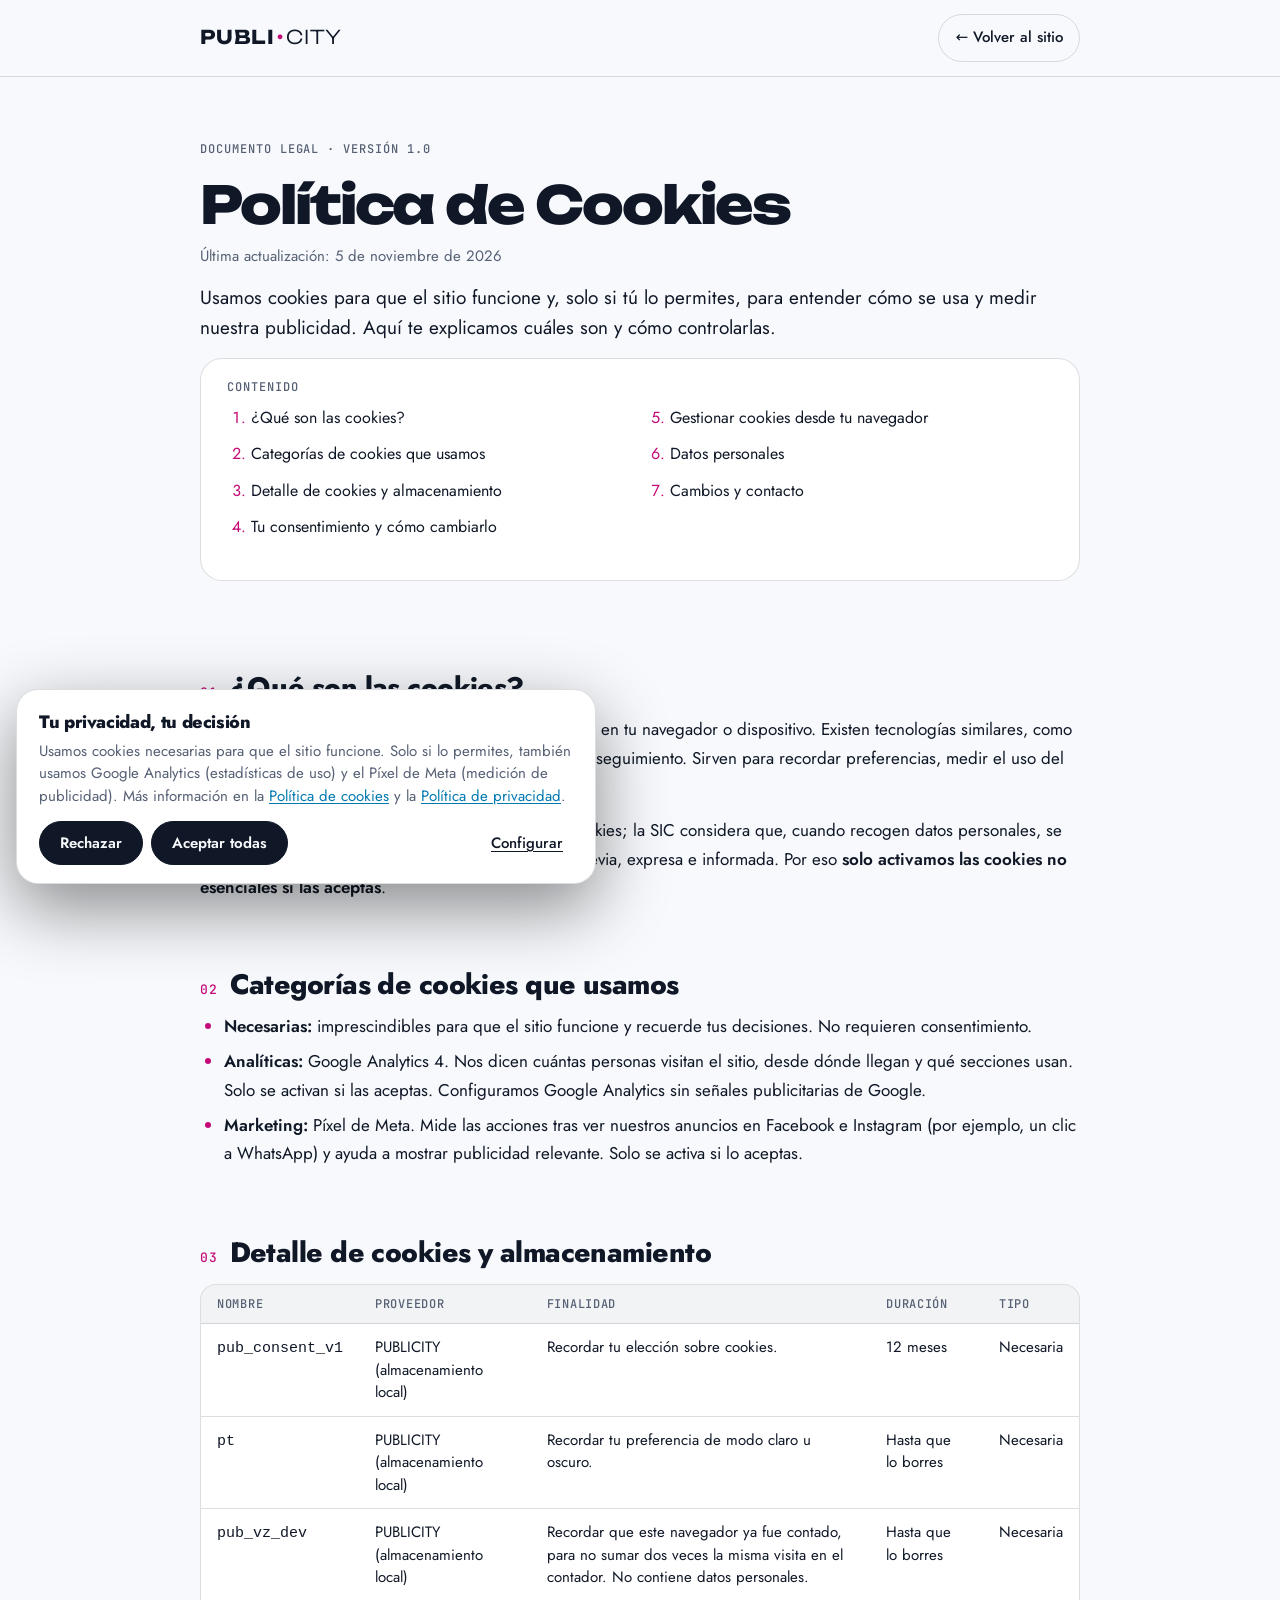
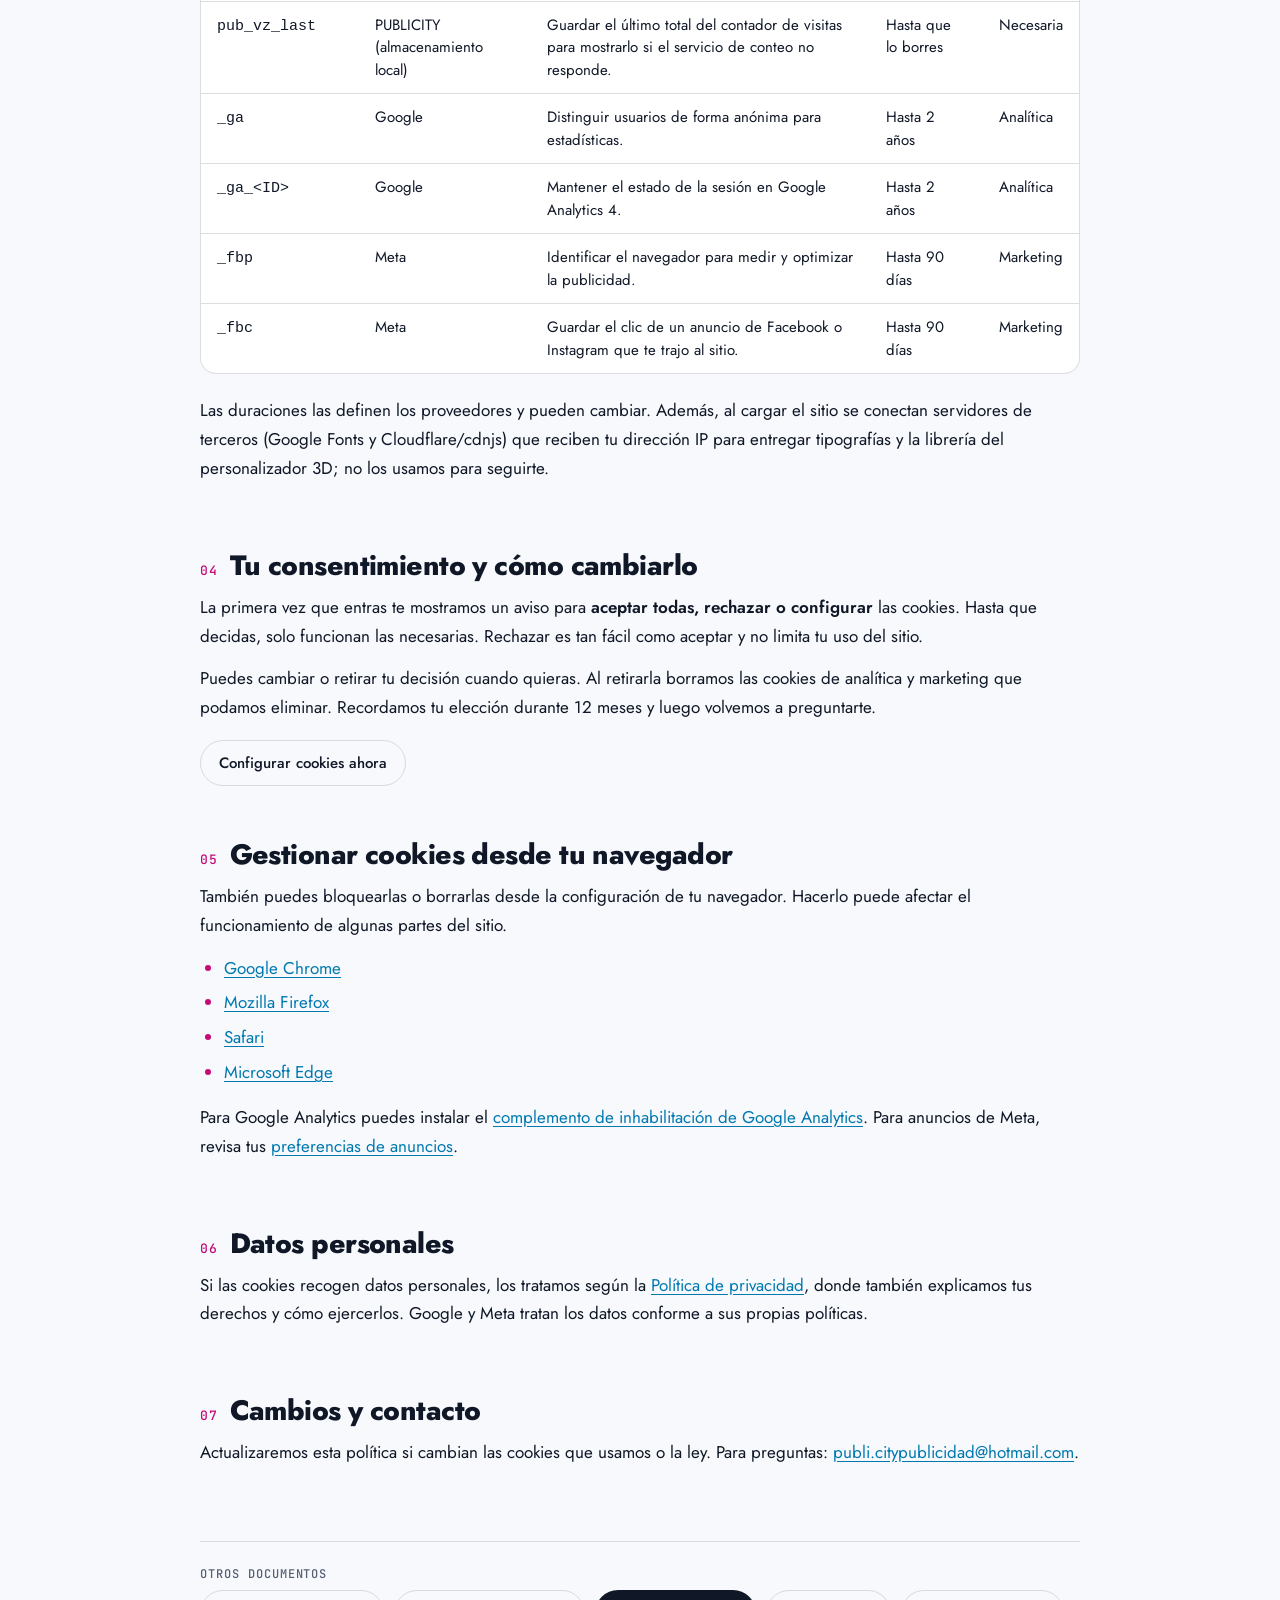
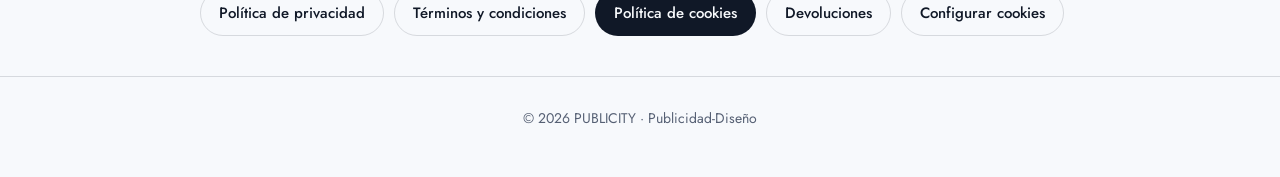
<file: cookies.html>
<!doctype html>
<html lang="es">
<head>
<meta charset="UTF-8">
<meta name="viewport" content="width=device-width, initial-scale=1, viewport-fit=cover">
<title>Política de Cookies — PUBLICITY</title>
<meta name="description" content="Qué cookies usa el sitio de PUBLICITY, para qué sirven, cuánto duran y cómo aceptarlas, rechazarlas o cambiarlas.">
<meta name="robots" content="index,follow">
<link rel="icon" href="favicon.ico" sizes="any">
<link rel="icon" type="image/png" sizes="32x32" href="img/logo/favicon-32.png">
<link rel="apple-touch-icon" href="img/logo/apple-touch-icon.png">
<link rel="preconnect" href="https://fonts.googleapis.com">
<link rel="preconnect" href="https://fonts.gstatic.com" crossorigin>
<link href="https://fonts.googleapis.com/css2?family=Jost:wght@300;400;500;600;800&family=Unbounded:wght@300;800&family=JetBrains+Mono:wght@400;500&display=swap" rel="stylesheet">
<link rel="stylesheet" href="css/legal.css">
</head>
<body class="lg-body">
<header class="lg-h"><a class="logo" href="index.html" aria-label="PUBLICITY, ir al inicio"><b>publi</b><u>·</u><span>city</span></a><a class="lg-back" href="index.html">← Volver al sitio</a></header>
<main class="lg">
<span class="mono">Documento legal · Versión <span data-l="version">1.0</span></span>
<h1>Política de Cookies</h1>
<p class="lg-up">Última actualización: <span data-l="actualizacion">5 de noviembre de 2026</span></p>
<p class="lg-lead">Usamos cookies para que el sitio funcione y, solo si tú lo permites, para entender cómo se usa y medir nuestra publicidad. Aquí te explicamos cuáles son y cómo controlarlas.</p>
<nav class="lg-toc" aria-label="Contenido"><b>Contenido</b><ol>
<li><a href="#que">¿Qué son las cookies?</a></li>
<li><a href="#categorias">Categorías de cookies que usamos</a></li>
<li><a href="#tabla">Detalle de cookies y almacenamiento</a></li>
<li><a href="#consentimiento">Tu consentimiento y cómo cambiarlo</a></li>
<li><a href="#navegador">Gestionar cookies desde tu navegador</a></li>
<li><a href="#datos">Datos personales</a></li>
<li><a href="#cambios">Cambios y contacto</a></li>
</ol></nav>
<section id="que"><h2><small>01</small>¿Qué son las cookies?</h2>
<p>Las cookies son pequeños archivos que un sitio guarda en tu navegador o dispositivo. Existen tecnologías similares, como el almacenamiento local (<em>localStorage</em>) y los píxeles de seguimiento. Sirven para recordar preferencias, medir el uso del sitio o personalizar publicidad.</p>
<p>En Colombia no existe una norma específica sobre cookies; la SIC considera que, cuando recogen datos personales, se aplica la Ley 1581 de 2012, que exige autorización previa, expresa e informada. Por eso <strong>solo activamos las cookies no esenciales si las aceptas</strong>.</p>
</section>
<section id="categorias"><h2><small>02</small>Categorías de cookies que usamos</h2>
<ul>
<li><strong>Necesarias:</strong> imprescindibles para que el sitio funcione y recuerde tus decisiones. No requieren consentimiento.</li>
<li><strong>Analíticas:</strong> Google Analytics 4. Nos dicen cuántas personas visitan el sitio, desde dónde llegan y qué secciones usan. Solo se activan si las aceptas. Configuramos Google Analytics sin señales publicitarias de Google.</li>
<li><strong>Marketing:</strong> Píxel de Meta. Mide las acciones tras ver nuestros anuncios en Facebook e Instagram (por ejemplo, un clic a WhatsApp) y ayuda a mostrar publicidad relevante. Solo se activa si lo aceptas.</li>
</ul>
</section>
<section id="tabla"><h2><small>03</small>Detalle de cookies y almacenamiento</h2>
<div class="lg-t"><table>
<thead><tr><th>Nombre</th><th>Proveedor</th><th>Finalidad</th><th>Duración</th><th>Tipo</th></tr></thead>
<tbody>
<tr><td><code>pub_consent_v1</code></td><td>PUBLICITY (almacenamiento local)</td><td>Recordar tu elección sobre cookies.</td><td>12 meses</td><td>Necesaria</td></tr>
<tr><td><code>pt</code></td><td>PUBLICITY (almacenamiento local)</td><td>Recordar tu preferencia de modo claro u oscuro.</td><td>Hasta que lo borres</td><td>Necesaria</td></tr>
<tr><td><code>pub_vz_dev</code></td><td>PUBLICITY (almacenamiento local)</td><td>Recordar que este navegador ya fue contado, para no sumar dos veces la misma visita en el contador. No contiene datos personales.</td><td>Hasta que lo borres</td><td>Necesaria</td></tr>
<tr><td><code>pub_vz_last</code></td><td>PUBLICITY (almacenamiento local)</td><td>Guardar el último total del contador de visitas para mostrarlo si el servicio de conteo no responde.</td><td>Hasta que lo borres</td><td>Necesaria</td></tr>
<tr><td><code>_ga</code></td><td>Google</td><td>Distinguir usuarios de forma anónima para estadísticas.</td><td>Hasta 2 años</td><td>Analítica</td></tr>
<tr><td><code>_ga_&lt;ID&gt;</code></td><td>Google</td><td>Mantener el estado de la sesión en Google Analytics 4.</td><td>Hasta 2 años</td><td>Analítica</td></tr>
<tr><td><code>_fbp</code></td><td>Meta</td><td>Identificar el navegador para medir y optimizar la publicidad.</td><td>Hasta 90 días</td><td>Marketing</td></tr>
<tr><td><code>_fbc</code></td><td>Meta</td><td>Guardar el clic de un anuncio de Facebook o Instagram que te trajo al sitio.</td><td>Hasta 90 días</td><td>Marketing</td></tr>
</tbody></table></div>
<p>Las duraciones las definen los proveedores y pueden cambiar. Además, al cargar el sitio se conectan servidores de terceros (Google Fonts y Cloudflare/cdnjs) que reciben tu dirección IP para entregar tipografías y la librería del personalizador 3D; no los usamos para seguirte.</p>
</section>
<section id="consentimiento"><h2><small>04</small>Tu consentimiento y cómo cambiarlo</h2>
<p>La primera vez que entras te mostramos un aviso para <strong>aceptar todas, rechazar o configurar</strong> las cookies. Hasta que decidas, solo funcionan las necesarias. Rechazar es tan fácil como aceptar y no limita tu uso del sitio.</p>
<p>Puedes cambiar o retirar tu decisión cuando quieras. Al retirarla borramos las cookies de analítica y marketing que podamos eliminar. Recordamos tu elección durante 12 meses y luego volvemos a preguntarte.</p>
<div class="lg-x" style="margin-top:18px;padding-top:0;border:0"><div><button type="button" data-ck-open>Configurar cookies ahora</button></div></div>
</section>
<section id="navegador"><h2><small>05</small>Gestionar cookies desde tu navegador</h2>
<p>También puedes bloquearlas o borrarlas desde la configuración de tu navegador. Hacerlo puede afectar el funcionamiento de algunas partes del sitio.</p>
<ul>
<li><a href="https://support.google.com/chrome/answer/95647" target="_blank" rel="noopener">Google Chrome</a></li>
<li><a href="https://support.mozilla.org/es/kb/habilitar-y-deshabilitar-cookies-sitios-web-rastrear-preferencias" target="_blank" rel="noopener">Mozilla Firefox</a></li>
<li><a href="https://support.apple.com/es-es/guide/safari/sfri11471/mac" target="_blank" rel="noopener">Safari</a></li>
<li><a href="https://support.microsoft.com/es-es/microsoft-edge/eliminar-las-cookies-en-microsoft-edge-63947406-40ac-c3b8-57b9-2a946a29ae09" target="_blank" rel="noopener">Microsoft Edge</a></li>
</ul>
<p>Para Google Analytics puedes instalar el <a href="https://tools.google.com/dlpage/gaoptout" target="_blank" rel="noopener">complemento de inhabilitación de Google Analytics</a>. Para anuncios de Meta, revisa tus <a href="https://www.facebook.com/adpreferences" target="_blank" rel="noopener">preferencias de anuncios</a>.</p>
</section>
<section id="datos"><h2><small>06</small>Datos personales</h2>
<p>Si las cookies recogen datos personales, los tratamos según la <a href="privacidad.html">Política de privacidad</a>, donde también explicamos tus derechos y cómo ejercerlos. Google y Meta tratan los datos conforme a sus propias políticas.</p>
</section>
<section id="cambios"><h2><small>07</small>Cambios y contacto</h2>
<p>Actualizaremos esta política si cambian las cookies que usamos o la ley. Para preguntas: <a href="mailto:publi.citypublicidad@hotmail.com"><span data-l="correo">publi.citypublicidad@hotmail.com</span></a>.</p>
</section>
<nav class="lg-x" aria-label="Otros documentos legales"><b>Otros documentos</b><div>
<a href="privacidad.html">Política de privacidad</a><a href="terminos.html">Términos y condiciones</a><a href="cookies.html" aria-current="page">Política de cookies</a><a href="devoluciones.html">Devoluciones</a><button type="button" data-ck-open>Configurar cookies</button></div></nav>
</main>
<footer class="lg-f">© <span id="yr"></span> PUBLICITY · Publicidad-Diseño</footer>
<script src="js/legal-config.js"></script>
<script>
(function(){var L=window.LEGAL||{};document.querySelectorAll("[data-l]").forEach(function(e){var v=L[e.getAttribute("data-l")];if(v){e.textContent=v;if(/^\[/.test(v))e.classList.add("ph")}else if(/^\[/.test(e.textContent))e.classList.add("ph")});document.getElementById("yr").textContent=new Date().getFullYear()})();
</script>
<script src="js/consent.js"></script>
</body>
</html>
</file>
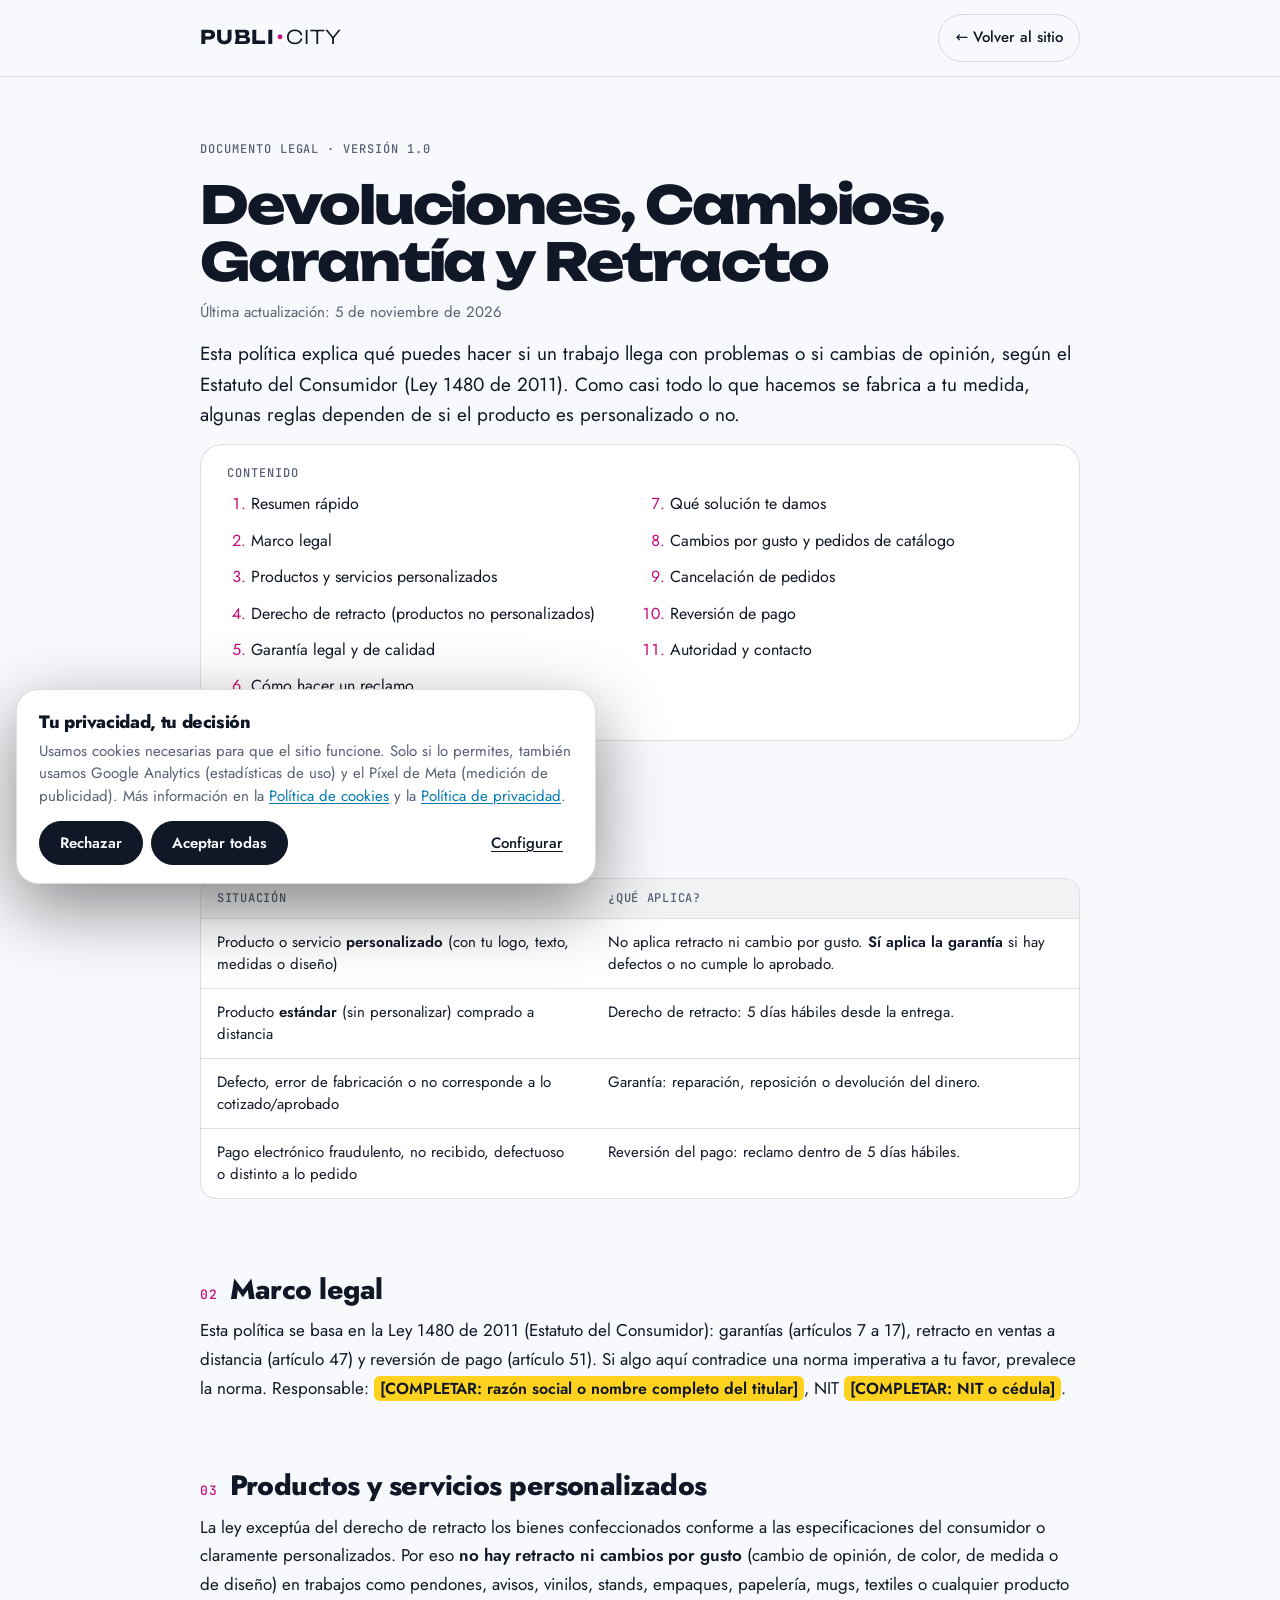
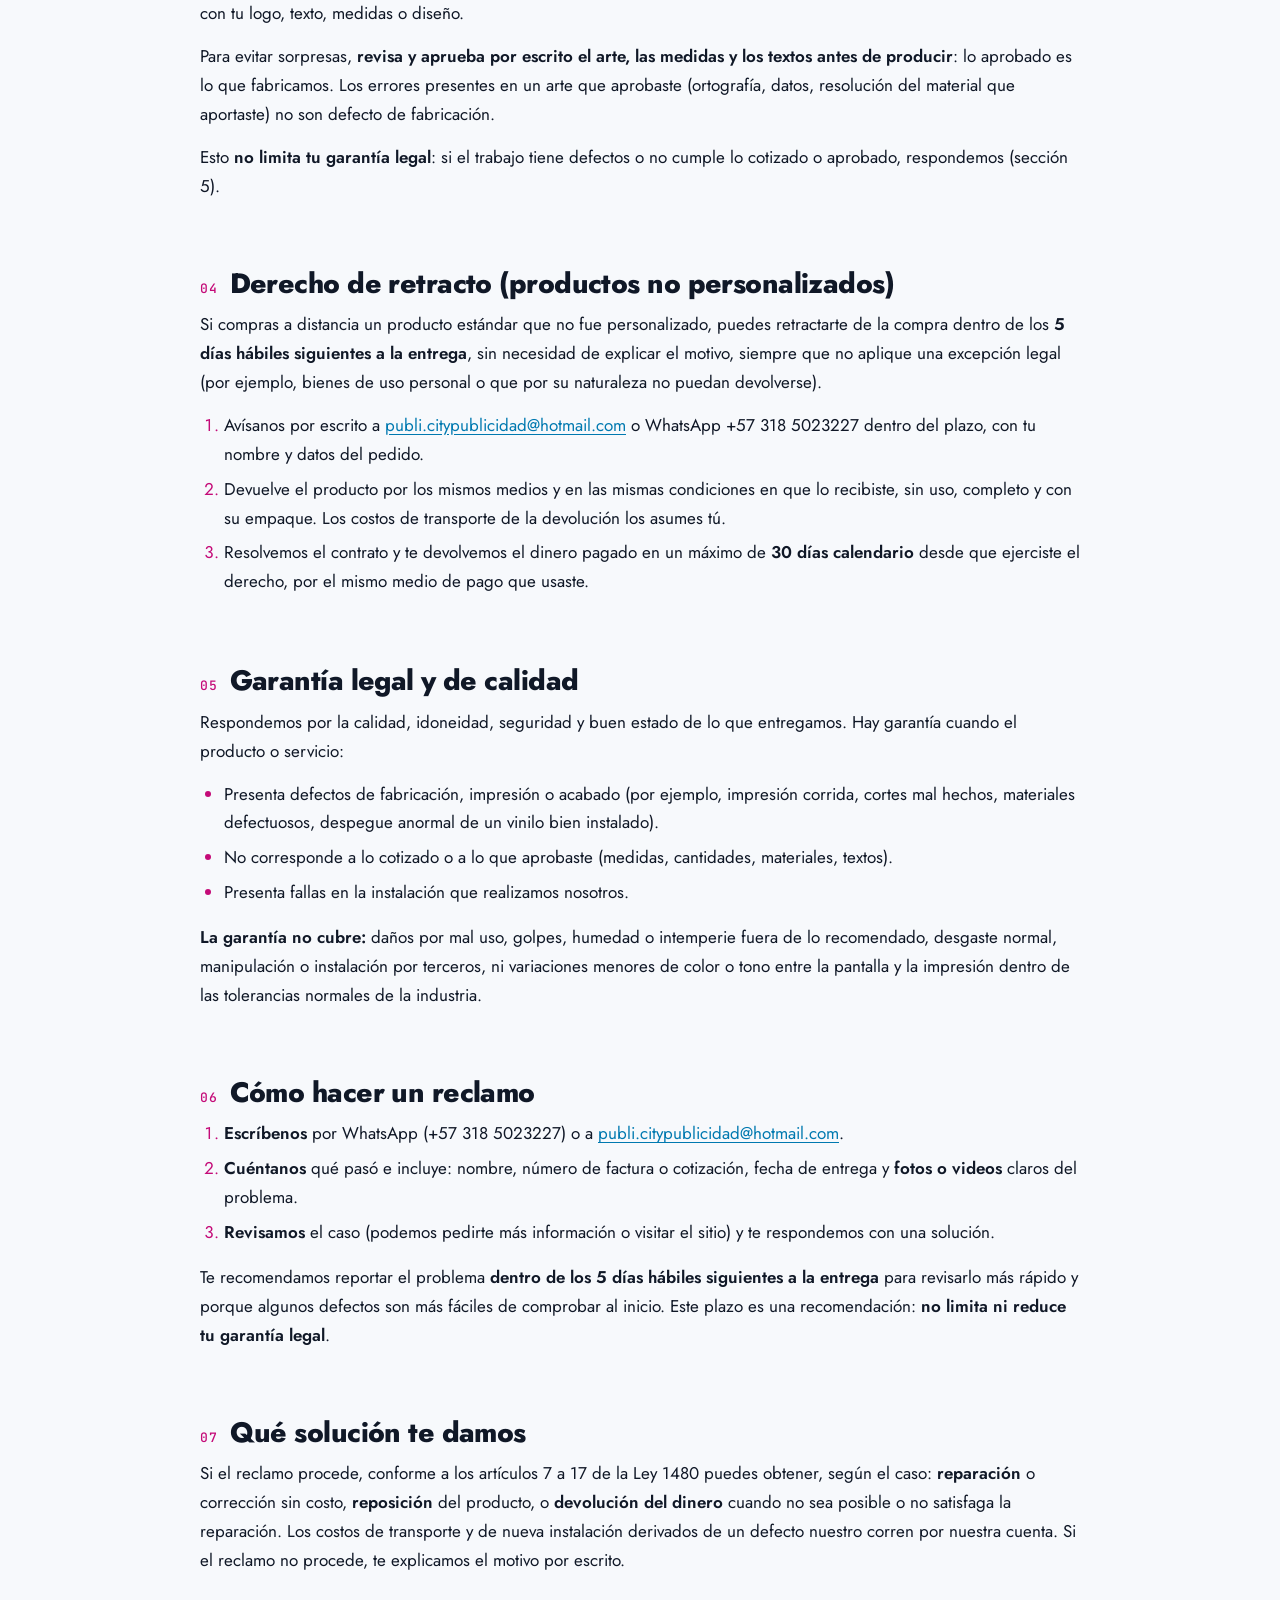
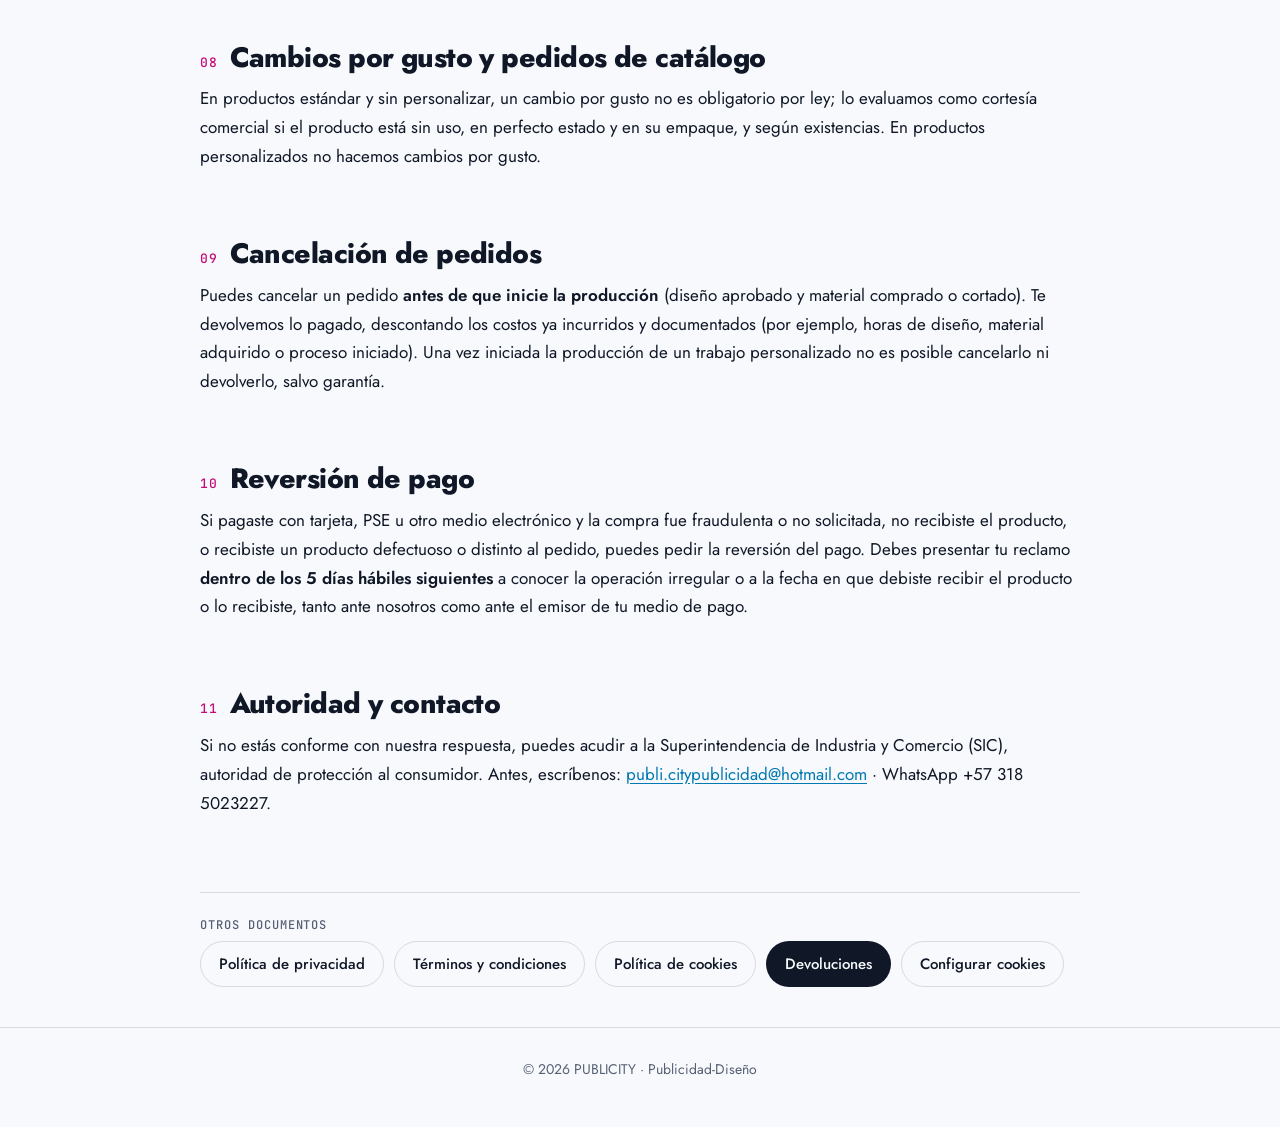
<file: devoluciones.html>
<!doctype html>
<html lang="es">
<head>
<meta charset="UTF-8">
<meta name="viewport" content="width=device-width, initial-scale=1, viewport-fit=cover">
<title>Devoluciones, Cambios, Garantía y Retracto — PUBLICITY</title>
<meta name="description" content="Política de devoluciones, cambios, garantía legal, derecho de retracto y reversión de pago de PUBLICITY, conforme a la Ley 1480 de 2011.">
<meta name="robots" content="index,follow">
<link rel="icon" href="favicon.ico" sizes="any">
<link rel="icon" type="image/png" sizes="32x32" href="img/logo/favicon-32.png">
<link rel="apple-touch-icon" href="img/logo/apple-touch-icon.png">
<link rel="preconnect" href="https://fonts.googleapis.com">
<link rel="preconnect" href="https://fonts.gstatic.com" crossorigin>
<link href="https://fonts.googleapis.com/css2?family=Jost:wght@300;400;500;600;800&family=Unbounded:wght@300;800&family=JetBrains+Mono:wght@400;500&display=swap" rel="stylesheet">
<link rel="stylesheet" href="css/legal.css">
</head>
<body class="lg-body">
<header class="lg-h"><a class="logo" href="index.html" aria-label="PUBLICITY, ir al inicio"><b>publi</b><u>·</u><span>city</span></a><a class="lg-back" href="index.html">← Volver al sitio</a></header>
<main class="lg">
<span class="mono">Documento legal · Versión <span data-l="version">1.0</span></span>
<h1>Devoluciones, Cambios, Garantía y Retracto</h1>
<p class="lg-up">Última actualización: <span data-l="actualizacion">5 de noviembre de 2026</span></p>
<p class="lg-lead">Esta política explica qué puedes hacer si un trabajo llega con problemas o si cambias de opinión, según el Estatuto del Consumidor (Ley 1480 de 2011). Como casi todo lo que hacemos se fabrica a tu medida, algunas reglas dependen de si el producto es personalizado o no.</p>
<nav class="lg-toc" aria-label="Contenido"><b>Contenido</b><ol>
<li><a href="#resumen">Resumen rápido</a></li>
<li><a href="#marco">Marco legal</a></li>
<li><a href="#personalizados">Productos y servicios personalizados</a></li>
<li><a href="#retracto">Derecho de retracto (productos no personalizados)</a></li>
<li><a href="#garantia">Garantía legal y de calidad</a></li>
<li><a href="#reclamo">Cómo hacer un reclamo</a></li>
<li><a href="#soluciones">Qué solución te damos</a></li>
<li><a href="#cambios">Cambios por gusto y pedidos de catálogo</a></li>
<li><a href="#cancelacion">Cancelación de pedidos</a></li>
<li><a href="#reversion">Reversión de pago</a></li>
<li><a href="#autoridad">Autoridad y contacto</a></li>
</ol></nav>
<section id="resumen"><h2><small>01</small>Resumen rápido</h2>
<div class="lg-t"><table>
<thead><tr><th>Situación</th><th>¿Qué aplica?</th></tr></thead>
<tbody>
<tr><td>Producto o servicio <strong>personalizado</strong> (con tu logo, texto, medidas o diseño)</td><td>No aplica retracto ni cambio por gusto. <strong>Sí aplica la garantía</strong> si hay defectos o no cumple lo aprobado.</td></tr>
<tr><td>Producto <strong>estándar</strong> (sin personalizar) comprado a distancia</td><td>Derecho de retracto: 5 días hábiles desde la entrega.</td></tr>
<tr><td>Defecto, error de fabricación o no corresponde a lo cotizado/aprobado</td><td>Garantía: reparación, reposición o devolución del dinero.</td></tr>
<tr><td>Pago electrónico fraudulento, no recibido, defectuoso o distinto a lo pedido</td><td>Reversión del pago: reclamo dentro de 5 días hábiles.</td></tr>
</tbody></table></div>
</section>
<section id="marco"><h2><small>02</small>Marco legal</h2>
<p>Esta política se basa en la Ley 1480 de 2011 (Estatuto del Consumidor): garantías (artículos 7 a 17), retracto en ventas a distancia (artículo 47) y reversión de pago (artículo 51). Si algo aquí contradice una norma imperativa a tu favor, prevalece la norma. Responsable: <span data-l="razon">[COMPLETAR: razón social o nombre completo del titular]</span>, NIT <span data-l="nit">[COMPLETAR: NIT o cédula]</span>.</p>
</section>
<section id="personalizados"><h2><small>03</small>Productos y servicios personalizados</h2>
<p>La ley exceptúa del derecho de retracto los bienes confeccionados conforme a las especificaciones del consumidor o claramente personalizados. Por eso <strong>no hay retracto ni cambios por gusto</strong> (cambio de opinión, de color, de medida o de diseño) en trabajos como pendones, avisos, vinilos, stands, empaques, papelería, mugs, textiles o cualquier producto con tu logo, texto, medidas o diseño.</p>
<p>Para evitar sorpresas, <strong>revisa y aprueba por escrito el arte, las medidas y los textos antes de producir</strong>: lo aprobado es lo que fabricamos. Los errores presentes en un arte que aprobaste (ortografía, datos, resolución del material que aportaste) no son defecto de fabricación.</p>
<p>Esto <strong>no limita tu garantía legal</strong>: si el trabajo tiene defectos o no cumple lo cotizado o aprobado, respondemos (sección 5).</p>
</section>
<section id="retracto"><h2><small>04</small>Derecho de retracto (productos no personalizados)</h2>
<p>Si compras a distancia un producto estándar que no fue personalizado, puedes retractarte de la compra dentro de los <strong>5 días hábiles siguientes a la entrega</strong>, sin necesidad de explicar el motivo, siempre que no aplique una excepción legal (por ejemplo, bienes de uso personal o que por su naturaleza no puedan devolverse).</p>
<ol>
<li>Avísanos por escrito a <a href="mailto:publi.citypublicidad@hotmail.com"><span data-l="correo">publi.citypublicidad@hotmail.com</span></a> o WhatsApp <span data-l="whatsapp">+57 318 5023227</span> dentro del plazo, con tu nombre y datos del pedido.</li>
<li>Devuelve el producto por los mismos medios y en las mismas condiciones en que lo recibiste, sin uso, completo y con su empaque. Los costos de transporte de la devolución los asumes tú.</li>
<li>Resolvemos el contrato y te devolvemos el dinero pagado en un máximo de <strong>30 días calendario</strong> desde que ejerciste el derecho, por el mismo medio de pago que usaste.</li>
</ol>
</section>
<section id="garantia"><h2><small>05</small>Garantía legal y de calidad</h2>
<p>Respondemos por la calidad, idoneidad, seguridad y buen estado de lo que entregamos. Hay garantía cuando el producto o servicio:</p>
<ul>
<li>Presenta defectos de fabricación, impresión o acabado (por ejemplo, impresión corrida, cortes mal hechos, materiales defectuosos, despegue anormal de un vinilo bien instalado).</li>
<li>No corresponde a lo cotizado o a lo que aprobaste (medidas, cantidades, materiales, textos).</li>
<li>Presenta fallas en la instalación que realizamos nosotros.</li>
</ul>
<p><strong>La garantía no cubre:</strong> daños por mal uso, golpes, humedad o intemperie fuera de lo recomendado, desgaste normal, manipulación o instalación por terceros, ni variaciones menores de color o tono entre la pantalla y la impresión dentro de las tolerancias normales de la industria.</p>
</section>
<section id="reclamo"><h2><small>06</small>Cómo hacer un reclamo</h2>
<ol>
<li><strong>Escríbenos</strong> por WhatsApp (<span data-l="whatsapp">+57 318 5023227</span>) o a <a href="mailto:publi.citypublicidad@hotmail.com"><span data-l="correo">publi.citypublicidad@hotmail.com</span></a>.</li>
<li><strong>Cuéntanos</strong> qué pasó e incluye: nombre, número de factura o cotización, fecha de entrega y <strong>fotos o videos</strong> claros del problema.</li>
<li><strong>Revisamos</strong> el caso (podemos pedirte más información o visitar el sitio) y te respondemos con una solución.</li>
</ol>
<p>Te recomendamos reportar el problema <strong>dentro de los 5 días hábiles siguientes a la entrega</strong> para revisarlo más rápido y porque algunos defectos son más fáciles de comprobar al inicio. Este plazo es una recomendación: <strong>no limita ni reduce tu garantía legal</strong>.</p>
</section>
<section id="soluciones"><h2><small>07</small>Qué solución te damos</h2>
<p>Si el reclamo procede, conforme a los artículos 7 a 17 de la Ley 1480 puedes obtener, según el caso: <strong>reparación</strong> o corrección sin costo, <strong>reposición</strong> del producto, o <strong>devolución del dinero</strong> cuando no sea posible o no satisfaga la reparación. Los costos de transporte y de nueva instalación derivados de un defecto nuestro corren por nuestra cuenta. Si el reclamo no procede, te explicamos el motivo por escrito.</p>
</section>
<section id="cambios"><h2><small>08</small>Cambios por gusto y pedidos de catálogo</h2>
<p>En productos estándar y sin personalizar, un cambio por gusto no es obligatorio por ley; lo evaluamos como cortesía comercial si el producto está sin uso, en perfecto estado y en su empaque, y según existencias. En productos personalizados no hacemos cambios por gusto.</p>
</section>
<section id="cancelacion"><h2><small>09</small>Cancelación de pedidos</h2>
<p>Puedes cancelar un pedido <strong>antes de que inicie la producción</strong> (diseño aprobado y material comprado o cortado). Te devolvemos lo pagado, descontando los costos ya incurridos y documentados (por ejemplo, horas de diseño, material adquirido o proceso iniciado). Una vez iniciada la producción de un trabajo personalizado no es posible cancelarlo ni devolverlo, salvo garantía.</p>
</section>
<section id="reversion"><h2><small>10</small>Reversión de pago</h2>
<p>Si pagaste con tarjeta, PSE u otro medio electrónico y la compra fue fraudulenta o no solicitada, no recibiste el producto, o recibiste un producto defectuoso o distinto al pedido, puedes pedir la reversión del pago. Debes presentar tu reclamo <strong>dentro de los 5 días hábiles siguientes</strong> a conocer la operación irregular o a la fecha en que debiste recibir el producto o lo recibiste, tanto ante nosotros como ante el emisor de tu medio de pago.</p>
</section>
<section id="autoridad"><h2><small>11</small>Autoridad y contacto</h2>
<p>Si no estás conforme con nuestra respuesta, puedes acudir a la Superintendencia de Industria y Comercio (SIC), autoridad de protección al consumidor. Antes, escríbenos: <a href="mailto:publi.citypublicidad@hotmail.com"><span data-l="correo">publi.citypublicidad@hotmail.com</span></a> · WhatsApp <span data-l="whatsapp">+57 318 5023227</span>.</p>
</section>
<nav class="lg-x" aria-label="Otros documentos legales"><b>Otros documentos</b><div>
<a href="privacidad.html">Política de privacidad</a><a href="terminos.html">Términos y condiciones</a><a href="cookies.html">Política de cookies</a><a href="devoluciones.html" aria-current="page">Devoluciones</a><button type="button" data-ck-open>Configurar cookies</button></div></nav>
</main>
<footer class="lg-f">© <span id="yr"></span> PUBLICITY · Publicidad-Diseño</footer>
<script src="js/legal-config.js"></script>
<script>
(function(){var L=window.LEGAL||{};document.querySelectorAll("[data-l]").forEach(function(e){var v=L[e.getAttribute("data-l")];if(v){e.textContent=v;if(/^\[/.test(v))e.classList.add("ph")}else if(/^\[/.test(e.textContent))e.classList.add("ph")});document.getElementById("yr").textContent=new Date().getFullYear()})();
</script>
<script src="js/consent.js"></script>
</body>
</html>
</file>
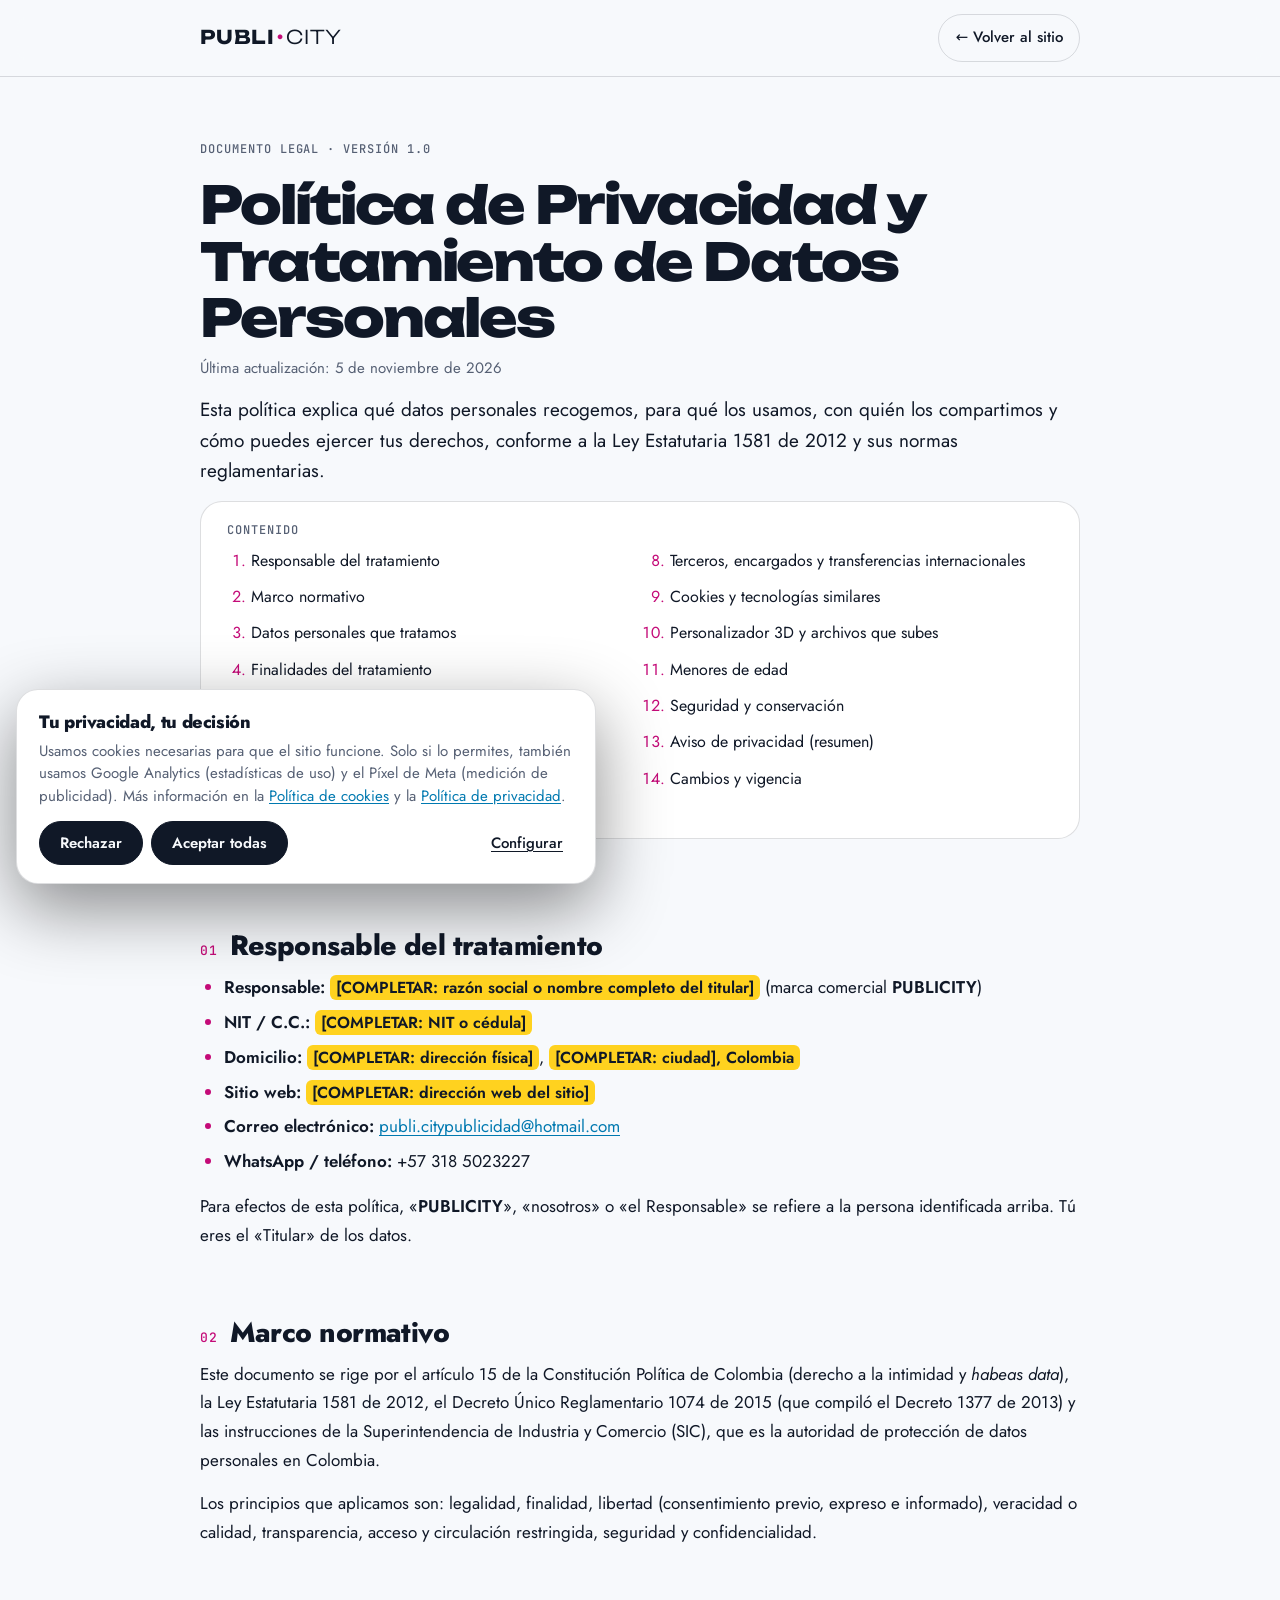
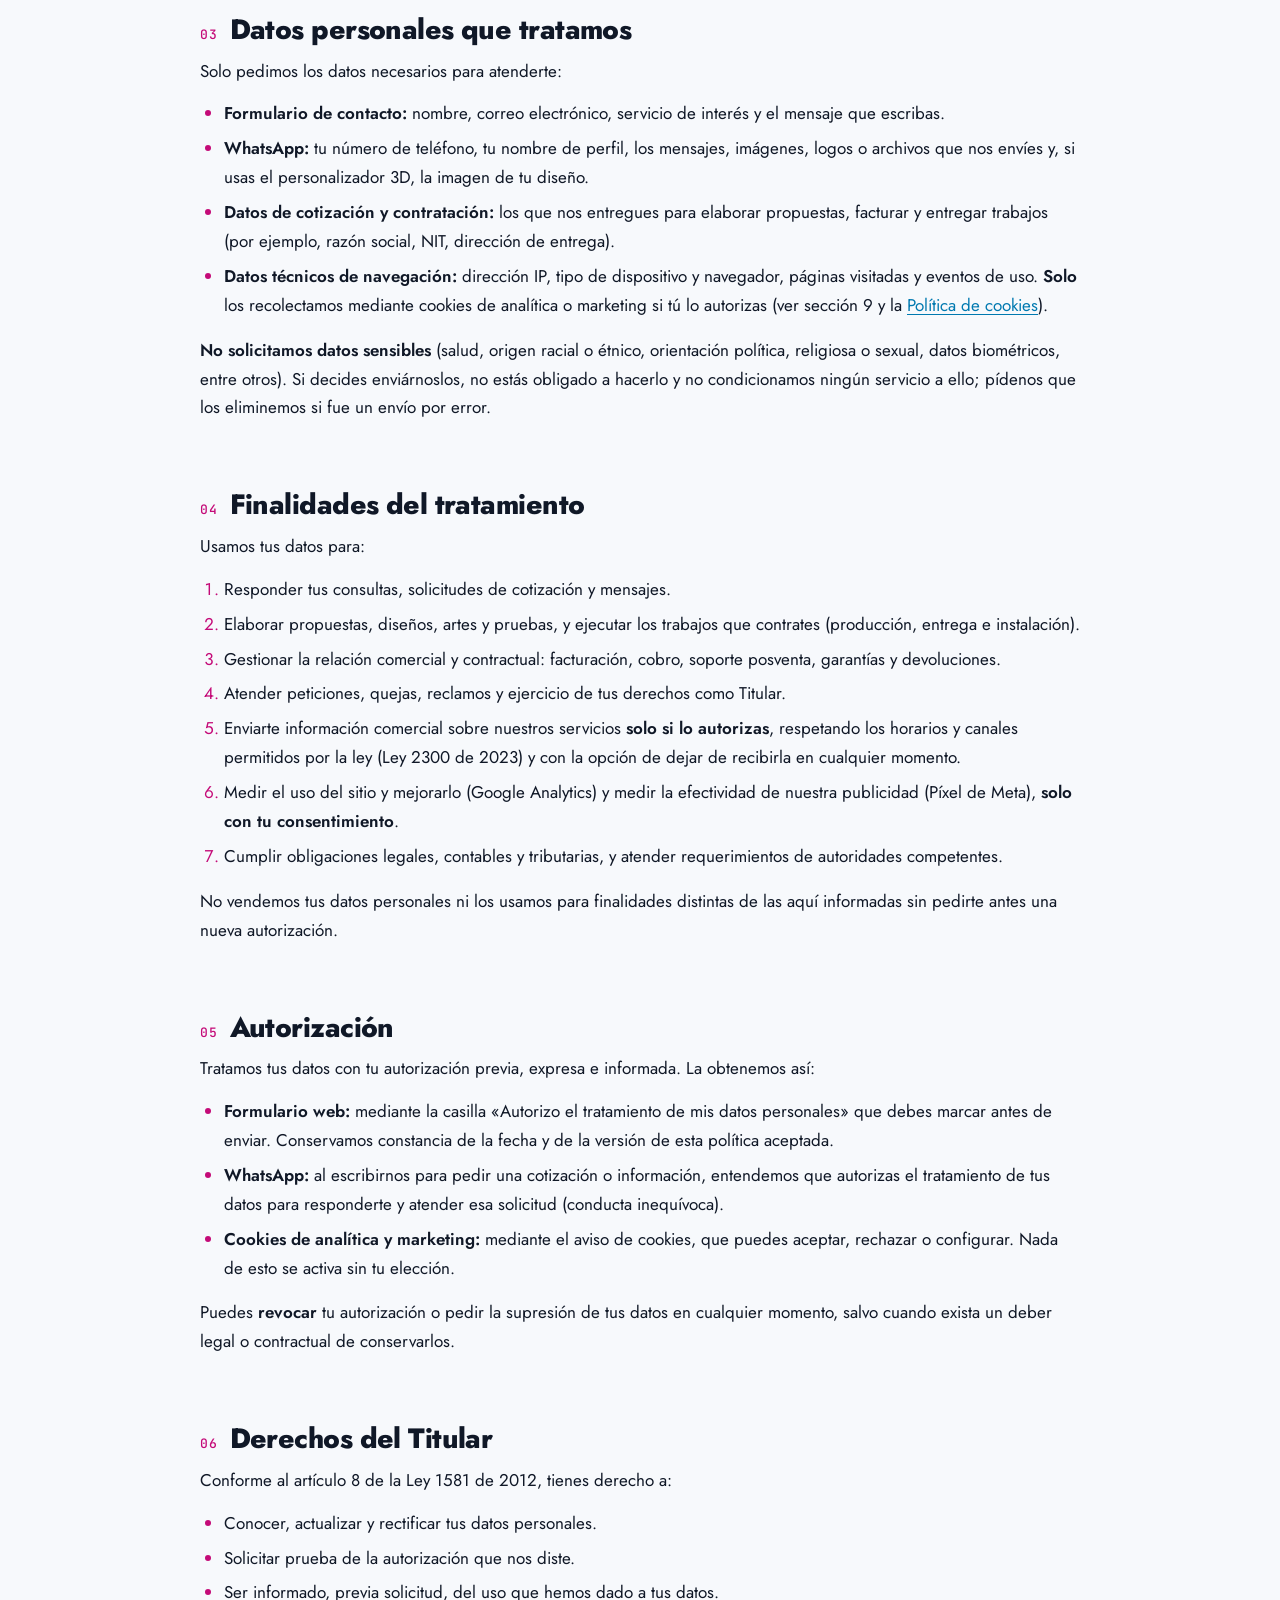
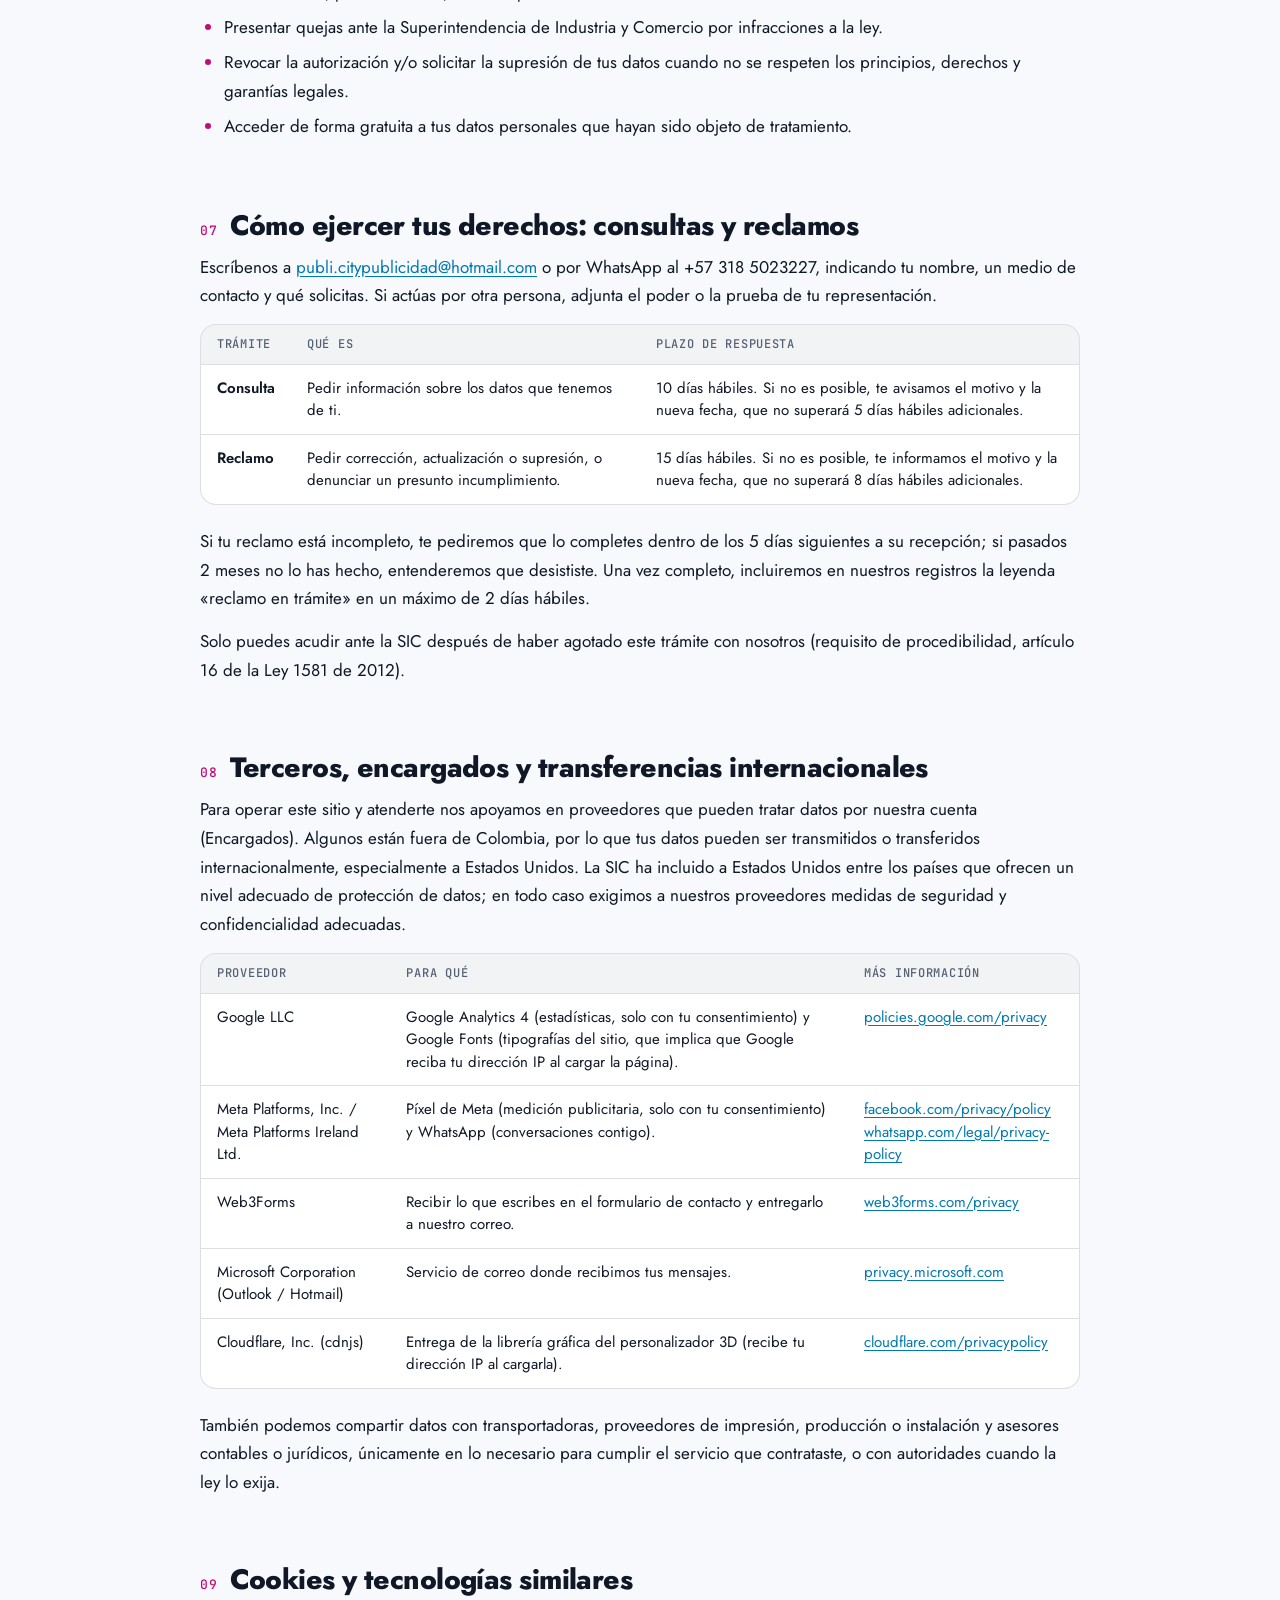
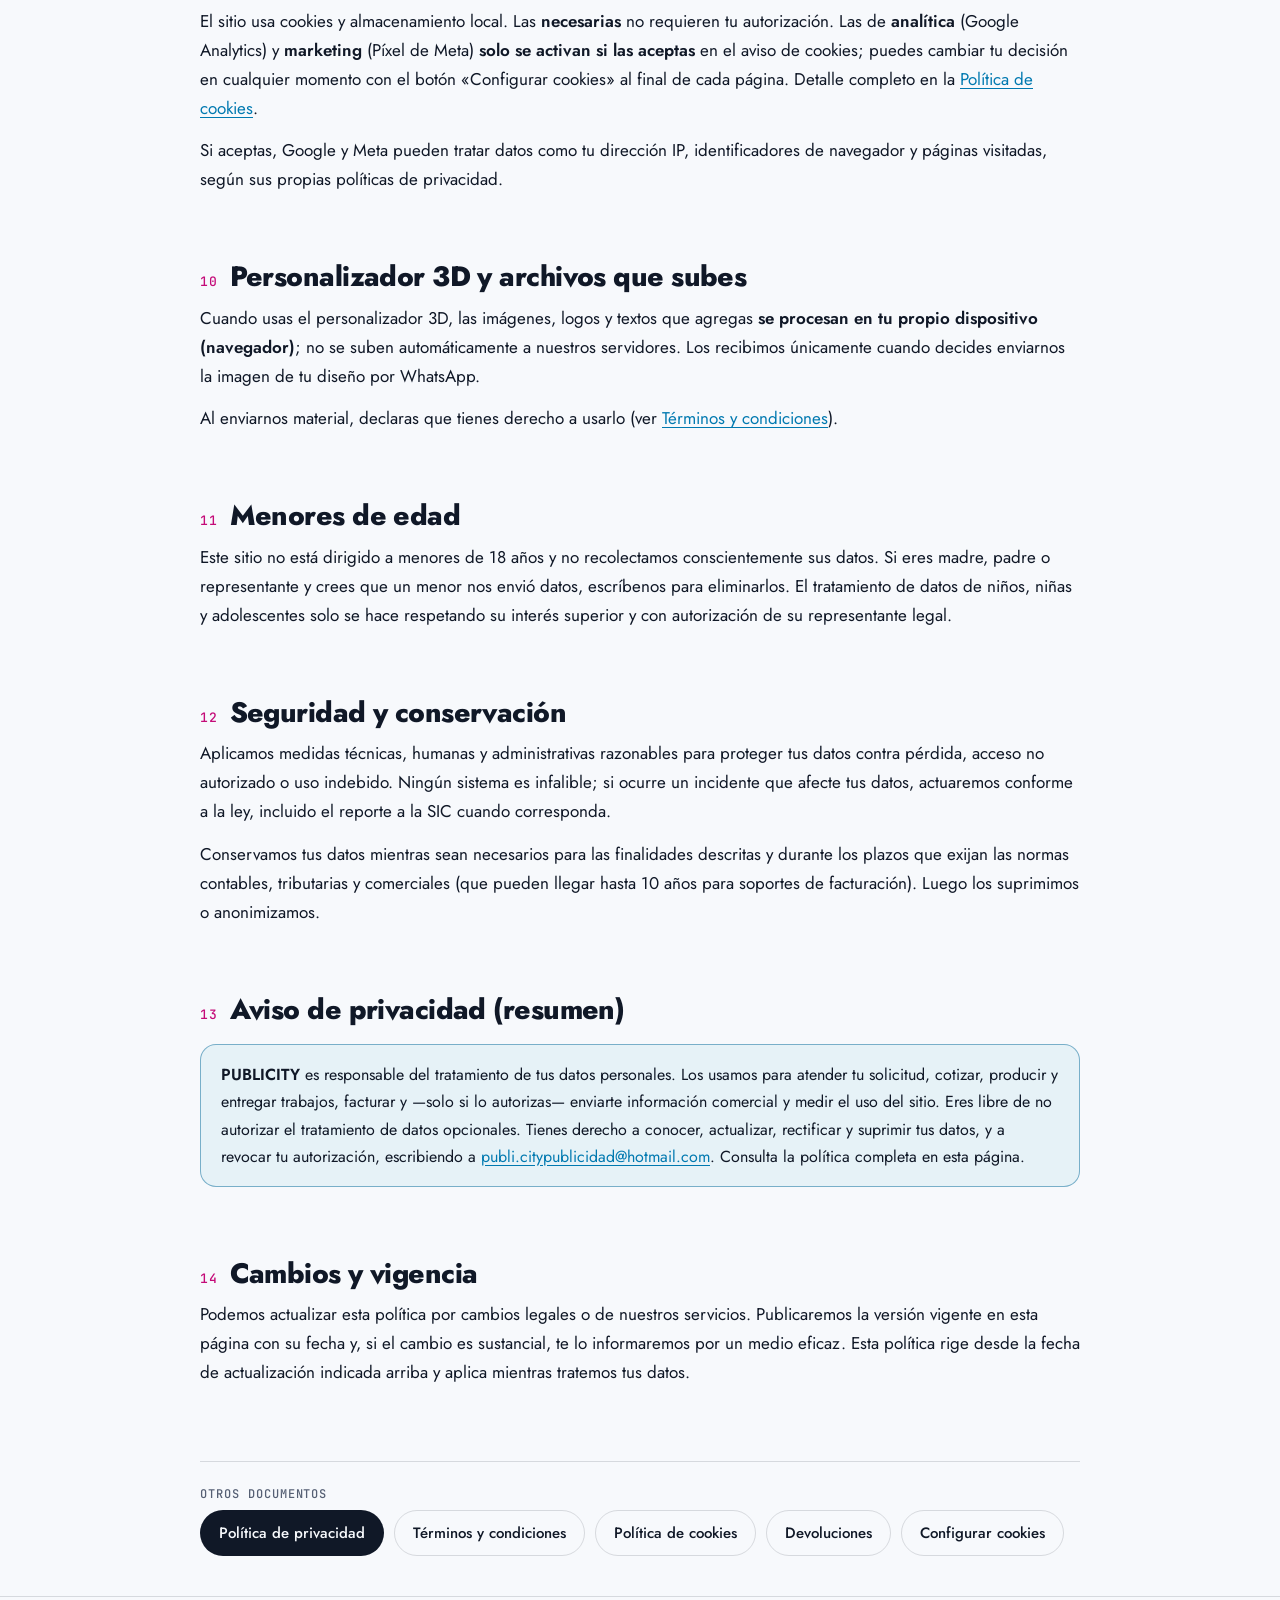
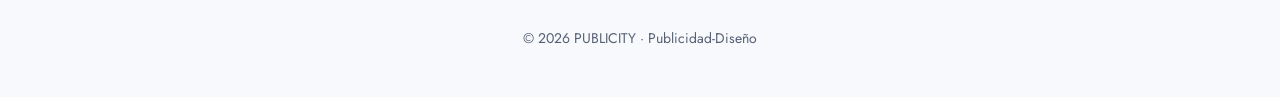
<file: privacidad.html>
<!doctype html>
<html lang="es">
<head>
<meta charset="UTF-8">
<meta name="viewport" content="width=device-width, initial-scale=1, viewport-fit=cover">
<title>Política de Privacidad y Tratamiento de Datos Personales — PUBLICITY</title>
<meta name="description" content="Cómo PUBLICITY recolecta, usa y protege tus datos personales conforme a la Ley 1581 de 2012 y tus derechos como titular.">
<meta name="robots" content="index,follow">
<link rel="icon" href="favicon.ico" sizes="any">
<link rel="icon" type="image/png" sizes="32x32" href="img/logo/favicon-32.png">
<link rel="apple-touch-icon" href="img/logo/apple-touch-icon.png">
<link rel="preconnect" href="https://fonts.googleapis.com">
<link rel="preconnect" href="https://fonts.gstatic.com" crossorigin>
<link href="https://fonts.googleapis.com/css2?family=Jost:wght@300;400;500;600;800&family=Unbounded:wght@300;800&family=JetBrains+Mono:wght@400;500&display=swap" rel="stylesheet">
<link rel="stylesheet" href="css/legal.css">
</head>
<body class="lg-body">
<header class="lg-h"><a class="logo" href="index.html" aria-label="PUBLICITY, ir al inicio"><b>publi</b><u>·</u><span>city</span></a><a class="lg-back" href="index.html">← Volver al sitio</a></header>
<main class="lg">
<span class="mono">Documento legal · Versión <span data-l="version">1.0</span></span>
<h1>Política de Privacidad y Tratamiento de Datos Personales</h1>
<p class="lg-up">Última actualización: <span data-l="actualizacion">5 de noviembre de 2026</span></p>
<p class="lg-lead">Esta política explica qué datos personales recogemos, para qué los usamos, con quién los compartimos y cómo puedes ejercer tus derechos, conforme a la Ley Estatutaria 1581 de 2012 y sus normas reglamentarias.</p>
<nav class="lg-toc" aria-label="Contenido"><b>Contenido</b><ol>
<li><a href="#responsable">Responsable del tratamiento</a></li>
<li><a href="#marco">Marco normativo</a></li>
<li><a href="#datos">Datos personales que tratamos</a></li>
<li><a href="#finalidades">Finalidades del tratamiento</a></li>
<li><a href="#autorizacion">Autorización</a></li>
<li><a href="#derechos">Derechos del Titular</a></li>
<li><a href="#ejercer">Cómo ejercer tus derechos: consultas y reclamos</a></li>
<li><a href="#terceros">Terceros, encargados y transferencias internacionales</a></li>
<li><a href="#cookies">Cookies y tecnologías similares</a></li>
<li><a href="#personalizador">Personalizador 3D y archivos que subes</a></li>
<li><a href="#menores">Menores de edad</a></li>
<li><a href="#seguridad">Seguridad y conservación</a></li>
<li><a href="#aviso">Aviso de privacidad (resumen)</a></li>
<li><a href="#cambios">Cambios y vigencia</a></li>
</ol></nav>
<section id="responsable"><h2><small>01</small>Responsable del tratamiento</h2>
<ul><li><strong>Responsable:</strong> <span data-l="razon">[COMPLETAR: razón social o nombre completo del titular]</span> (marca comercial <strong><span data-l="marca">PUBLICITY</span></strong>)</li><li><strong>NIT / C.C.:</strong> <span data-l="nit">[COMPLETAR: NIT o cédula]</span></li><li><strong>Domicilio:</strong> <span data-l="direccion">[COMPLETAR: dirección física]</span>, <span data-l="ciudad">[COMPLETAR: ciudad], Colombia</span></li><li><strong>Sitio web:</strong> <span data-l="dominio">[COMPLETAR: dirección web del sitio]</span></li><li><strong>Correo electrónico:</strong> <a href="mailto:publi.citypublicidad@hotmail.com"><span data-l="correo">publi.citypublicidad@hotmail.com</span></a></li><li><strong>WhatsApp / teléfono:</strong> <span data-l="whatsapp">+57 318 5023227</span></li></ul><p>Para efectos de esta política, «<strong>PUBLICITY</strong>», «nosotros» o «el Responsable» se refiere a la persona identificada arriba. Tú eres el «Titular» de los datos.</p>
</section>
<section id="marco"><h2><small>02</small>Marco normativo</h2>
<p>Este documento se rige por el artículo 15 de la Constitución Política de Colombia (derecho a la intimidad y <em>habeas data</em>), la Ley Estatutaria 1581 de 2012, el Decreto Único Reglamentario 1074 de 2015 (que compiló el Decreto 1377 de 2013) y las instrucciones de la Superintendencia de Industria y Comercio (SIC), que es la autoridad de protección de datos personales en Colombia.</p>
<p>Los principios que aplicamos son: legalidad, finalidad, libertad (consentimiento previo, expreso e informado), veracidad o calidad, transparencia, acceso y circulación restringida, seguridad y confidencialidad.</p>
</section>
<section id="datos"><h2><small>03</small>Datos personales que tratamos</h2>
<p>Solo pedimos los datos necesarios para atenderte:</p>
<ul>
<li><strong>Formulario de contacto:</strong> nombre, correo electrónico, servicio de interés y el mensaje que escribas.</li>
<li><strong>WhatsApp:</strong> tu número de teléfono, tu nombre de perfil, los mensajes, imágenes, logos o archivos que nos envíes y, si usas el personalizador 3D, la imagen de tu diseño.</li>
<li><strong>Datos de cotización y contratación:</strong> los que nos entregues para elaborar propuestas, facturar y entregar trabajos (por ejemplo, razón social, NIT, dirección de entrega).</li>
<li><strong>Datos técnicos de navegación:</strong> dirección IP, tipo de dispositivo y navegador, páginas visitadas y eventos de uso. <strong>Solo</strong> los recolectamos mediante cookies de analítica o marketing si tú lo autorizas (ver sección 9 y la <a href="cookies.html">Política de cookies</a>).</li>
</ul>
<p><strong>No solicitamos datos sensibles</strong> (salud, origen racial o étnico, orientación política, religiosa o sexual, datos biométricos, entre otros). Si decides enviárnoslos, no estás obligado a hacerlo y no condicionamos ningún servicio a ello; pídenos que los eliminemos si fue un envío por error.</p>
</section>
<section id="finalidades"><h2><small>04</small>Finalidades del tratamiento</h2>
<p>Usamos tus datos para:</p>
<ol>
<li>Responder tus consultas, solicitudes de cotización y mensajes.</li>
<li>Elaborar propuestas, diseños, artes y pruebas, y ejecutar los trabajos que contrates (producción, entrega e instalación).</li>
<li>Gestionar la relación comercial y contractual: facturación, cobro, soporte posventa, garantías y devoluciones.</li>
<li>Atender peticiones, quejas, reclamos y ejercicio de tus derechos como Titular.</li>
<li>Enviarte información comercial sobre nuestros servicios <strong>solo si lo autorizas</strong>, respetando los horarios y canales permitidos por la ley (Ley 2300 de 2023) y con la opción de dejar de recibirla en cualquier momento.</li>
<li>Medir el uso del sitio y mejorarlo (Google Analytics) y medir la efectividad de nuestra publicidad (Píxel de Meta), <strong>solo con tu consentimiento</strong>.</li>
<li>Cumplir obligaciones legales, contables y tributarias, y atender requerimientos de autoridades competentes.</li>
</ol>
<p>No vendemos tus datos personales ni los usamos para finalidades distintas de las aquí informadas sin pedirte antes una nueva autorización.</p>
</section>
<section id="autorizacion"><h2><small>05</small>Autorización</h2>
<p>Tratamos tus datos con tu autorización previa, expresa e informada. La obtenemos así:</p>
<ul>
<li><strong>Formulario web:</strong> mediante la casilla «Autorizo el tratamiento de mis datos personales» que debes marcar antes de enviar. Conservamos constancia de la fecha y de la versión de esta política aceptada.</li>
<li><strong>WhatsApp:</strong> al escribirnos para pedir una cotización o información, entendemos que autorizas el tratamiento de tus datos para responderte y atender esa solicitud (conducta inequívoca).</li>
<li><strong>Cookies de analítica y marketing:</strong> mediante el aviso de cookies, que puedes aceptar, rechazar o configurar. Nada de esto se activa sin tu elección.</li>
</ul>
<p>Puedes <strong>revocar</strong> tu autorización o pedir la supresión de tus datos en cualquier momento, salvo cuando exista un deber legal o contractual de conservarlos.</p>
</section>
<section id="derechos"><h2><small>06</small>Derechos del Titular</h2>
<p>Conforme al artículo 8 de la Ley 1581 de 2012, tienes derecho a:</p>
<ul>
<li>Conocer, actualizar y rectificar tus datos personales.</li>
<li>Solicitar prueba de la autorización que nos diste.</li>
<li>Ser informado, previa solicitud, del uso que hemos dado a tus datos.</li>
<li>Presentar quejas ante la Superintendencia de Industria y Comercio por infracciones a la ley.</li>
<li>Revocar la autorización y/o solicitar la supresión de tus datos cuando no se respeten los principios, derechos y garantías legales.</li>
<li>Acceder de forma gratuita a tus datos personales que hayan sido objeto de tratamiento.</li>
</ul>
</section>
<section id="ejercer"><h2><small>07</small>Cómo ejercer tus derechos: consultas y reclamos</h2>
<p>Escríbenos a <a href="mailto:publi.citypublicidad@hotmail.com"><span data-l="correo">publi.citypublicidad@hotmail.com</span></a> o por WhatsApp al <span data-l="whatsapp">+57 318 5023227</span>, indicando tu nombre, un medio de contacto y qué solicitas. Si actúas por otra persona, adjunta el poder o la prueba de tu representación.</p>
<div class="lg-t"><table>
<thead><tr><th>Trámite</th><th>Qué es</th><th>Plazo de respuesta</th></tr></thead>
<tbody>
<tr><td><strong>Consulta</strong></td><td>Pedir información sobre los datos que tenemos de ti.</td><td>10 días hábiles. Si no es posible, te avisamos el motivo y la nueva fecha, que no superará 5 días hábiles adicionales.</td></tr>
<tr><td><strong>Reclamo</strong></td><td>Pedir corrección, actualización o supresión, o denunciar un presunto incumplimiento.</td><td>15 días hábiles. Si no es posible, te informamos el motivo y la nueva fecha, que no superará 8 días hábiles adicionales.</td></tr>
</tbody></table></div>
<p>Si tu reclamo está incompleto, te pediremos que lo completes dentro de los 5 días siguientes a su recepción; si pasados 2 meses no lo has hecho, entenderemos que desististe. Una vez completo, incluiremos en nuestros registros la leyenda «reclamo en trámite» en un máximo de 2 días hábiles.</p>
<p>Solo puedes acudir ante la SIC después de haber agotado este trámite con nosotros (requisito de procedibilidad, artículo 16 de la Ley 1581 de 2012).</p>
</section>
<section id="terceros"><h2><small>08</small>Terceros, encargados y transferencias internacionales</h2>
<p>Para operar este sitio y atenderte nos apoyamos en proveedores que pueden tratar datos por nuestra cuenta (Encargados). Algunos están fuera de Colombia, por lo que tus datos pueden ser transmitidos o transferidos internacionalmente, especialmente a Estados Unidos. La SIC ha incluido a Estados Unidos entre los países que ofrecen un nivel adecuado de protección de datos; en todo caso exigimos a nuestros proveedores medidas de seguridad y confidencialidad adecuadas.</p>
<div class="lg-t"><table>
<thead><tr><th>Proveedor</th><th>Para qué</th><th>Más información</th></tr></thead>
<tbody>
<tr><td>Google LLC</td><td>Google Analytics 4 (estadísticas, solo con tu consentimiento) y Google Fonts (tipografías del sitio, que implica que Google reciba tu dirección IP al cargar la página).</td><td><a href="https://policies.google.com/privacy" target="_blank" rel="noopener">policies.google.com/privacy</a></td></tr>
<tr><td>Meta Platforms, Inc. / Meta Platforms Ireland Ltd.</td><td>Píxel de Meta (medición publicitaria, solo con tu consentimiento) y WhatsApp (conversaciones contigo).</td><td><a href="https://www.facebook.com/privacy/policy" target="_blank" rel="noopener">facebook.com/privacy/policy</a><br><a href="https://www.whatsapp.com/legal/privacy-policy" target="_blank" rel="noopener">whatsapp.com/legal/privacy-policy</a></td></tr>
<tr><td>Web3Forms</td><td>Recibir lo que escribes en el formulario de contacto y entregarlo a nuestro correo.</td><td><a href="https://web3forms.com/privacy" target="_blank" rel="noopener">web3forms.com/privacy</a></td></tr>
<tr><td>Microsoft Corporation (Outlook / Hotmail)</td><td>Servicio de correo donde recibimos tus mensajes.</td><td><a href="https://privacy.microsoft.com" target="_blank" rel="noopener">privacy.microsoft.com</a></td></tr>
<tr><td>Cloudflare, Inc. (cdnjs)</td><td>Entrega de la librería gráfica del personalizador 3D (recibe tu dirección IP al cargarla).</td><td><a href="https://www.cloudflare.com/privacypolicy/" target="_blank" rel="noopener">cloudflare.com/privacypolicy</a></td></tr>
</tbody></table></div>
<p>También podemos compartir datos con transportadoras, proveedores de impresión, producción o instalación y asesores contables o jurídicos, únicamente en lo necesario para cumplir el servicio que contrataste, o con autoridades cuando la ley lo exija.</p>
</section>
<section id="cookies"><h2><small>09</small>Cookies y tecnologías similares</h2>
<p>El sitio usa cookies y almacenamiento local. Las <strong>necesarias</strong> no requieren tu autorización. Las de <strong>analítica</strong> (Google Analytics) y <strong>marketing</strong> (Píxel de Meta) <strong>solo se activan si las aceptas</strong> en el aviso de cookies; puedes cambiar tu decisión en cualquier momento con el botón «Configurar cookies» al final de cada página. Detalle completo en la <a href="cookies.html">Política de cookies</a>.</p>
<p>Si aceptas, Google y Meta pueden tratar datos como tu dirección IP, identificadores de navegador y páginas visitadas, según sus propias políticas de privacidad.</p>
</section>
<section id="personalizador"><h2><small>10</small>Personalizador 3D y archivos que subes</h2>
<p>Cuando usas el personalizador 3D, las imágenes, logos y textos que agregas <strong>se procesan en tu propio dispositivo (navegador)</strong>; no se suben automáticamente a nuestros servidores. Los recibimos únicamente cuando decides enviarnos la imagen de tu diseño por WhatsApp.</p>
<p>Al enviarnos material, declaras que tienes derecho a usarlo (ver <a href="terminos.html">Términos y condiciones</a>).</p>
</section>
<section id="menores"><h2><small>11</small>Menores de edad</h2>
<p>Este sitio no está dirigido a menores de 18 años y no recolectamos conscientemente sus datos. Si eres madre, padre o representante y crees que un menor nos envió datos, escríbenos para eliminarlos. El tratamiento de datos de niños, niñas y adolescentes solo se hace respetando su interés superior y con autorización de su representante legal.</p>
</section>
<section id="seguridad"><h2><small>12</small>Seguridad y conservación</h2>
<p>Aplicamos medidas técnicas, humanas y administrativas razonables para proteger tus datos contra pérdida, acceso no autorizado o uso indebido. Ningún sistema es infalible; si ocurre un incidente que afecte tus datos, actuaremos conforme a la ley, incluido el reporte a la SIC cuando corresponda.</p>
<p>Conservamos tus datos mientras sean necesarios para las finalidades descritas y durante los plazos que exijan las normas contables, tributarias y comerciales (que pueden llegar hasta 10 años para soportes de facturación). Luego los suprimimos o anonimizamos.</p>
</section>
<section id="aviso"><h2><small>13</small>Aviso de privacidad (resumen)</h2>
<div class="lg-note"><p><strong><span data-l="marca">PUBLICITY</span></strong> es responsable del tratamiento de tus datos personales. Los usamos para atender tu solicitud, cotizar, producir y entregar trabajos, facturar y —solo si lo autorizas— enviarte información comercial y medir el uso del sitio. Eres libre de no autorizar el tratamiento de datos opcionales. Tienes derecho a conocer, actualizar, rectificar y suprimir tus datos, y a revocar tu autorización, escribiendo a <a href="mailto:publi.citypublicidad@hotmail.com"><span data-l="correo">publi.citypublicidad@hotmail.com</span></a>. Consulta la política completa en esta página.</p></div>
</section>
<section id="cambios"><h2><small>14</small>Cambios y vigencia</h2>
<p>Podemos actualizar esta política por cambios legales o de nuestros servicios. Publicaremos la versión vigente en esta página con su fecha y, si el cambio es sustancial, te lo informaremos por un medio eficaz. Esta política rige desde la fecha de actualización indicada arriba y aplica mientras tratemos tus datos.</p>
</section>
<nav class="lg-x" aria-label="Otros documentos legales"><b>Otros documentos</b><div>
<a href="privacidad.html" aria-current="page">Política de privacidad</a><a href="terminos.html">Términos y condiciones</a><a href="cookies.html">Política de cookies</a><a href="devoluciones.html">Devoluciones</a><button type="button" data-ck-open>Configurar cookies</button></div></nav>
</main>
<footer class="lg-f">© <span id="yr"></span> PUBLICITY · Publicidad-Diseño</footer>
<script src="js/legal-config.js"></script>
<script>
(function(){var L=window.LEGAL||{};document.querySelectorAll("[data-l]").forEach(function(e){var v=L[e.getAttribute("data-l")];if(v){e.textContent=v;if(/^\[/.test(v))e.classList.add("ph")}else if(/^\[/.test(e.textContent))e.classList.add("ph")});document.getElementById("yr").textContent=new Date().getFullYear()})();
</script>
<script src="js/consent.js"></script>
</body>
</html>
</file>
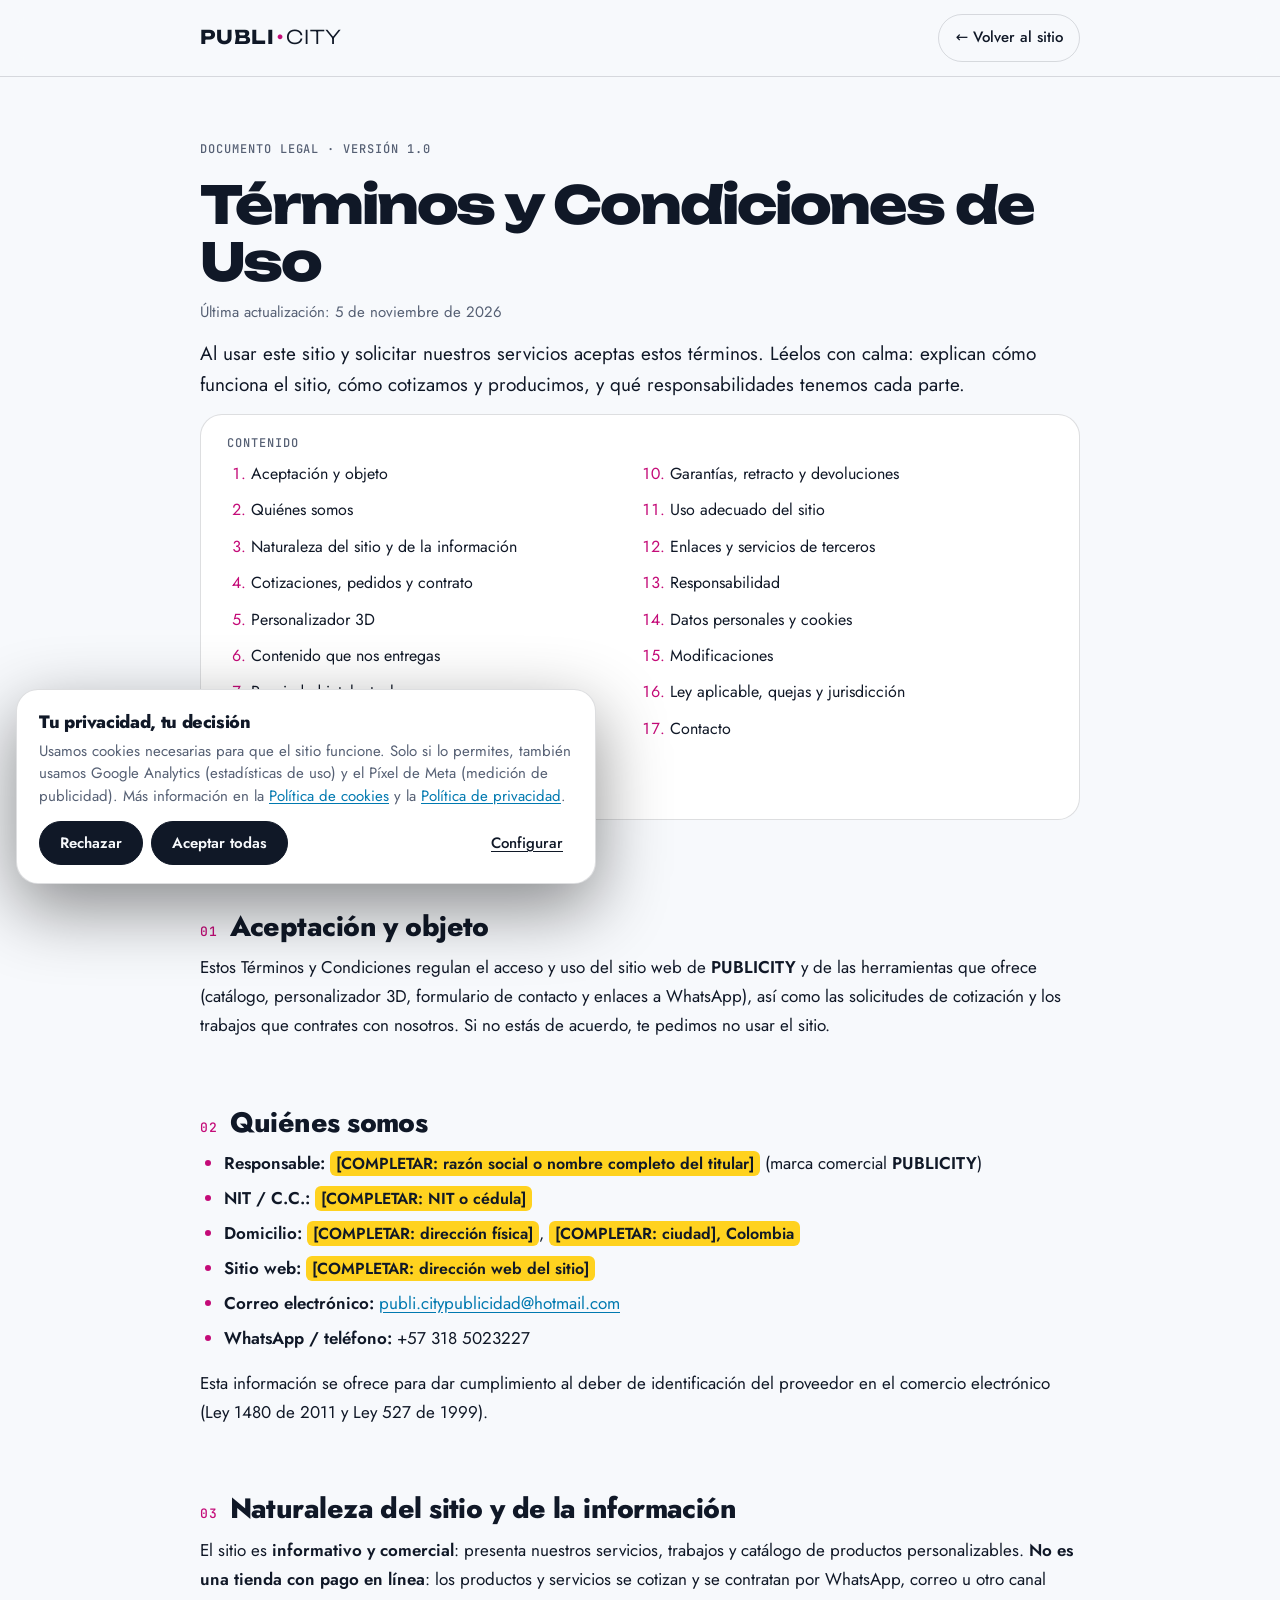
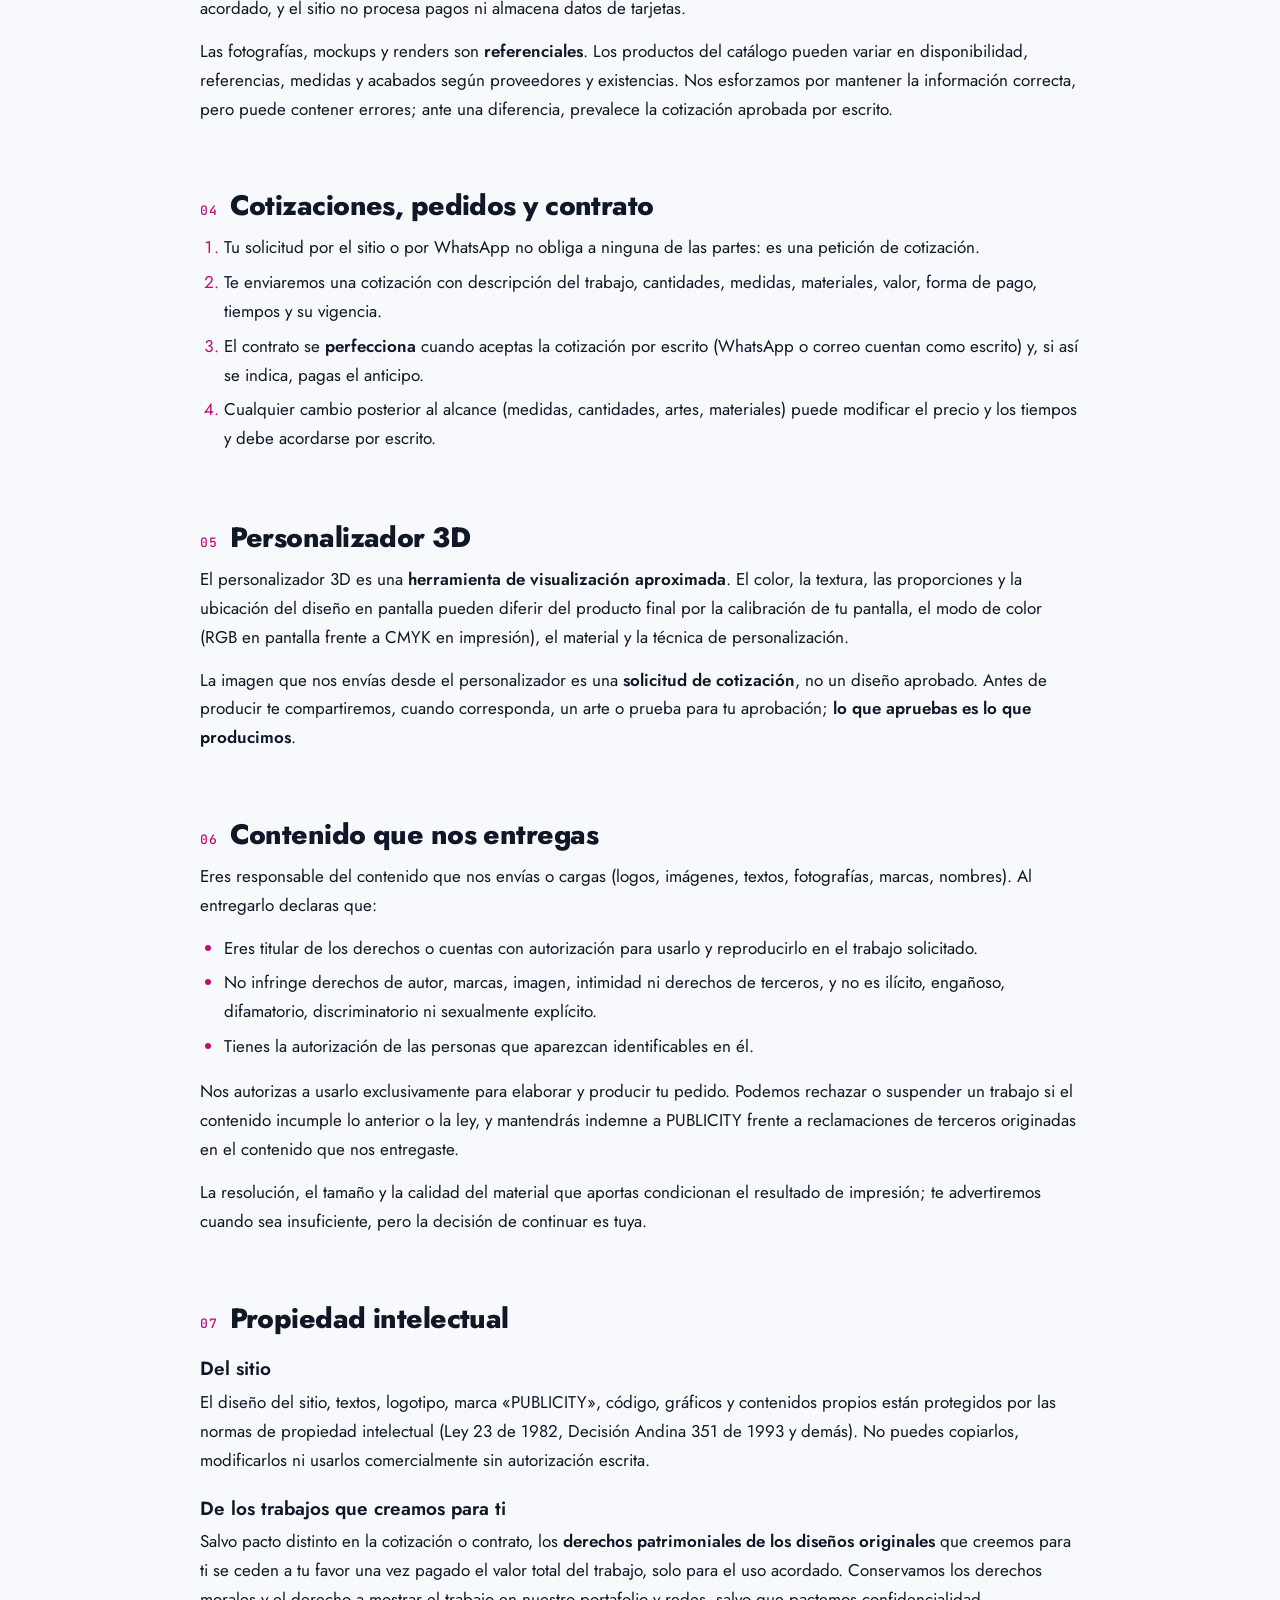
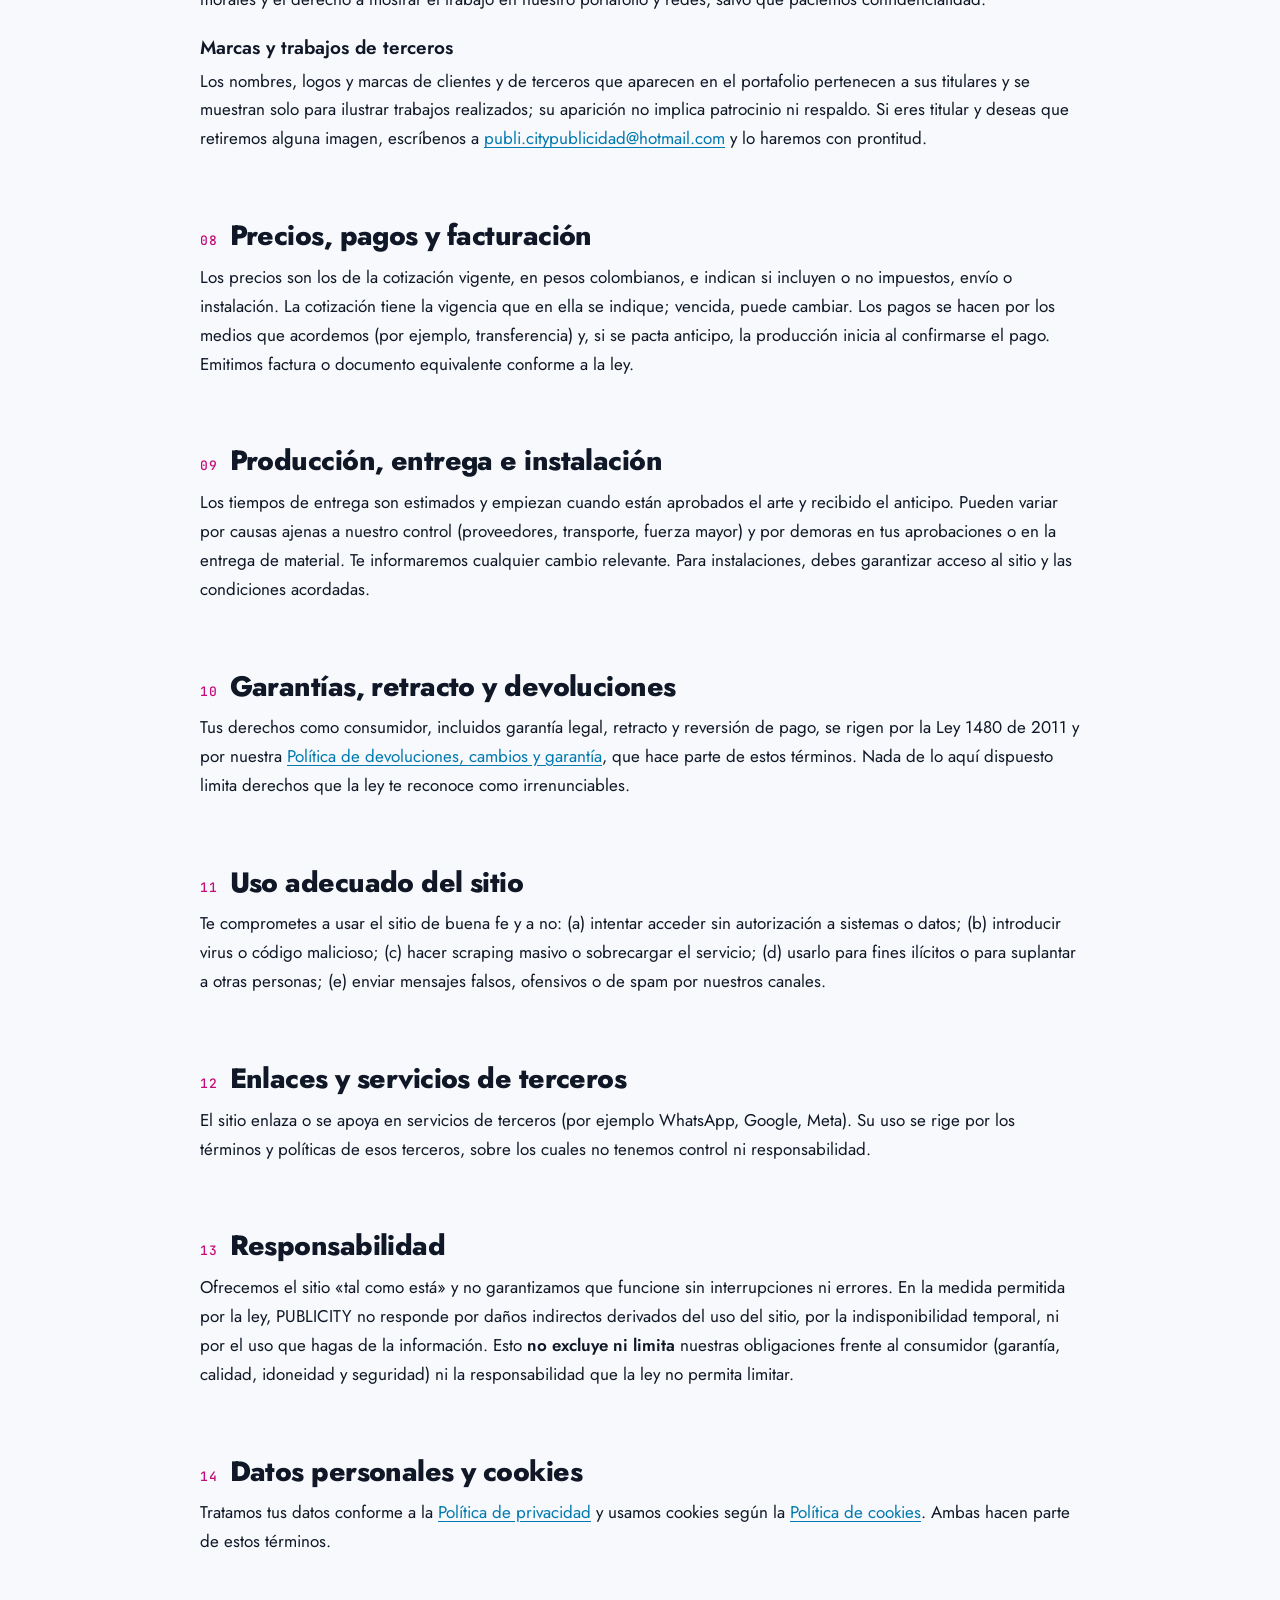
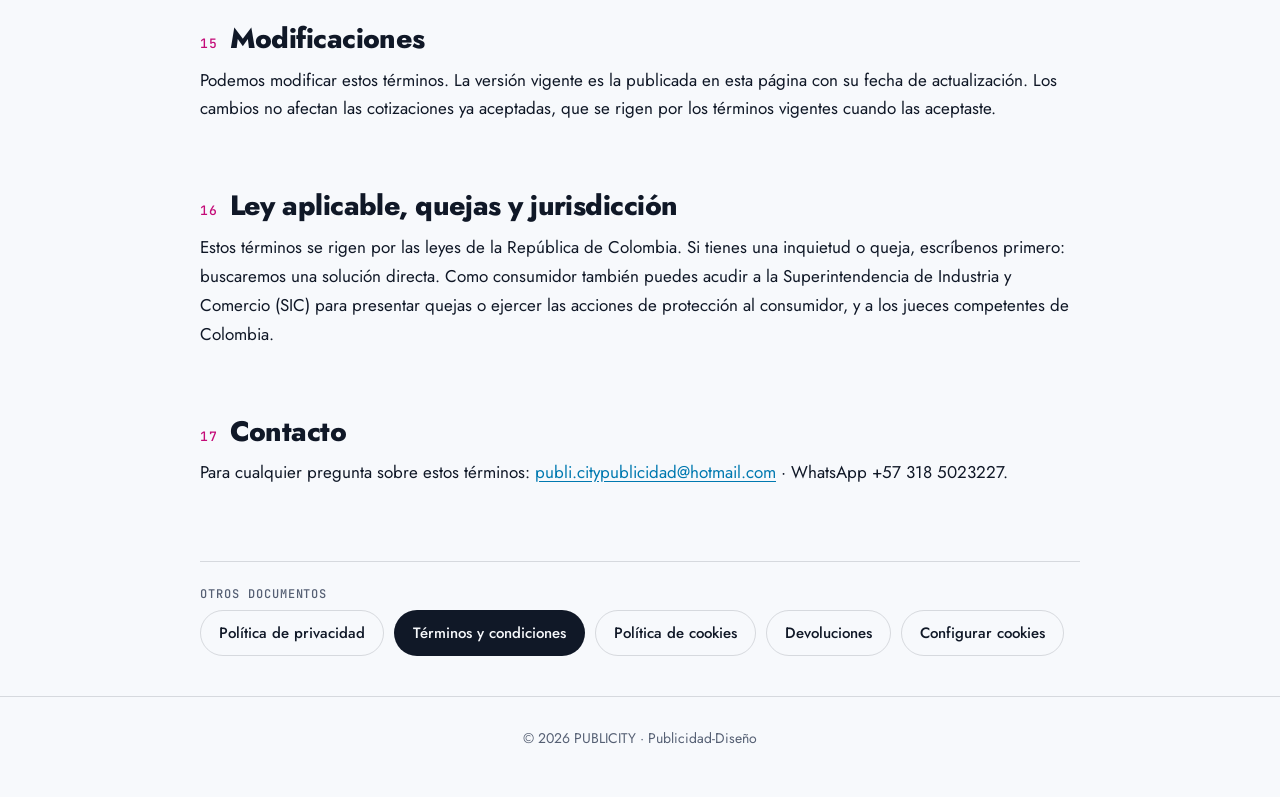
<file: terminos.html>
<!doctype html>
<html lang="es">
<head>
<meta charset="UTF-8">
<meta name="viewport" content="width=device-width, initial-scale=1, viewport-fit=cover">
<title>Términos y Condiciones de Uso — PUBLICITY</title>
<meta name="description" content="Condiciones de uso del sitio web de PUBLICITY, cotizaciones, personalizador 3D, propiedad intelectual y ley aplicable.">
<meta name="robots" content="index,follow">
<link rel="icon" href="favicon.ico" sizes="any">
<link rel="icon" type="image/png" sizes="32x32" href="img/logo/favicon-32.png">
<link rel="apple-touch-icon" href="img/logo/apple-touch-icon.png">
<link rel="preconnect" href="https://fonts.googleapis.com">
<link rel="preconnect" href="https://fonts.gstatic.com" crossorigin>
<link href="https://fonts.googleapis.com/css2?family=Jost:wght@300;400;500;600;800&family=Unbounded:wght@300;800&family=JetBrains+Mono:wght@400;500&display=swap" rel="stylesheet">
<link rel="stylesheet" href="css/legal.css">
</head>
<body class="lg-body">
<header class="lg-h"><a class="logo" href="index.html" aria-label="PUBLICITY, ir al inicio"><b>publi</b><u>·</u><span>city</span></a><a class="lg-back" href="index.html">← Volver al sitio</a></header>
<main class="lg">
<span class="mono">Documento legal · Versión <span data-l="version">1.0</span></span>
<h1>Términos y Condiciones de Uso</h1>
<p class="lg-up">Última actualización: <span data-l="actualizacion">5 de noviembre de 2026</span></p>
<p class="lg-lead">Al usar este sitio y solicitar nuestros servicios aceptas estos términos. Léelos con calma: explican cómo funciona el sitio, cómo cotizamos y producimos, y qué responsabilidades tenemos cada parte.</p>
<nav class="lg-toc" aria-label="Contenido"><b>Contenido</b><ol>
<li><a href="#aceptacion">Aceptación y objeto</a></li>
<li><a href="#proveedor">Quiénes somos</a></li>
<li><a href="#naturaleza">Naturaleza del sitio y de la información</a></li>
<li><a href="#cotizaciones">Cotizaciones, pedidos y contrato</a></li>
<li><a href="#personalizador">Personalizador 3D</a></li>
<li><a href="#contenido">Contenido que nos entregas</a></li>
<li><a href="#propiedad">Propiedad intelectual</a></li>
<li><a href="#precios">Precios, pagos y facturación</a></li>
<li><a href="#entrega">Producción, entrega e instalación</a></li>
<li><a href="#garantias">Garantías, retracto y devoluciones</a></li>
<li><a href="#uso">Uso adecuado del sitio</a></li>
<li><a href="#terceros">Enlaces y servicios de terceros</a></li>
<li><a href="#responsabilidad">Responsabilidad</a></li>
<li><a href="#datos">Datos personales y cookies</a></li>
<li><a href="#modificaciones">Modificaciones</a></li>
<li><a href="#ley">Ley aplicable, quejas y jurisdicción</a></li>
<li><a href="#contacto">Contacto</a></li>
</ol></nav>
<section id="aceptacion"><h2><small>01</small>Aceptación y objeto</h2>
<p>Estos Términos y Condiciones regulan el acceso y uso del sitio web de <strong>PUBLICITY</strong> y de las herramientas que ofrece (catálogo, personalizador 3D, formulario de contacto y enlaces a WhatsApp), así como las solicitudes de cotización y los trabajos que contrates con nosotros. Si no estás de acuerdo, te pedimos no usar el sitio.</p>
</section>
<section id="proveedor"><h2><small>02</small>Quiénes somos</h2>
<ul><li><strong>Responsable:</strong> <span data-l="razon">[COMPLETAR: razón social o nombre completo del titular]</span> (marca comercial <strong><span data-l="marca">PUBLICITY</span></strong>)</li><li><strong>NIT / C.C.:</strong> <span data-l="nit">[COMPLETAR: NIT o cédula]</span></li><li><strong>Domicilio:</strong> <span data-l="direccion">[COMPLETAR: dirección física]</span>, <span data-l="ciudad">[COMPLETAR: ciudad], Colombia</span></li><li><strong>Sitio web:</strong> <span data-l="dominio">[COMPLETAR: dirección web del sitio]</span></li><li><strong>Correo electrónico:</strong> <a href="mailto:publi.citypublicidad@hotmail.com"><span data-l="correo">publi.citypublicidad@hotmail.com</span></a></li><li><strong>WhatsApp / teléfono:</strong> <span data-l="whatsapp">+57 318 5023227</span></li></ul><p>Esta información se ofrece para dar cumplimiento al deber de identificación del proveedor en el comercio electrónico (Ley 1480 de 2011 y Ley 527 de 1999).</p>
</section>
<section id="naturaleza"><h2><small>03</small>Naturaleza del sitio y de la información</h2>
<p>El sitio es <strong>informativo y comercial</strong>: presenta nuestros servicios, trabajos y catálogo de productos personalizables. <strong>No es una tienda con pago en línea</strong>: los productos y servicios se cotizan y se contratan por WhatsApp, correo u otro canal acordado, y el sitio no procesa pagos ni almacena datos de tarjetas.</p>
<p>Las fotografías, mockups y renders son <strong>referenciales</strong>. Los productos del catálogo pueden variar en disponibilidad, referencias, medidas y acabados según proveedores y existencias. Nos esforzamos por mantener la información correcta, pero puede contener errores; ante una diferencia, prevalece la cotización aprobada por escrito.</p>
</section>
<section id="cotizaciones"><h2><small>04</small>Cotizaciones, pedidos y contrato</h2>
<ol>
<li>Tu solicitud por el sitio o por WhatsApp no obliga a ninguna de las partes: es una petición de cotización.</li>
<li>Te enviaremos una cotización con descripción del trabajo, cantidades, medidas, materiales, valor, forma de pago, tiempos y su vigencia.</li>
<li>El contrato se <strong>perfecciona</strong> cuando aceptas la cotización por escrito (WhatsApp o correo cuentan como escrito) y, si así se indica, pagas el anticipo.</li>
<li>Cualquier cambio posterior al alcance (medidas, cantidades, artes, materiales) puede modificar el precio y los tiempos y debe acordarse por escrito.</li>
</ol>
</section>
<section id="personalizador"><h2><small>05</small>Personalizador 3D</h2>
<p>El personalizador 3D es una <strong>herramienta de visualización aproximada</strong>. El color, la textura, las proporciones y la ubicación del diseño en pantalla pueden diferir del producto final por la calibración de tu pantalla, el modo de color (RGB en pantalla frente a CMYK en impresión), el material y la técnica de personalización.</p>
<p>La imagen que nos envías desde el personalizador es una <strong>solicitud de cotización</strong>, no un diseño aprobado. Antes de producir te compartiremos, cuando corresponda, un arte o prueba para tu aprobación; <strong>lo que apruebas es lo que producimos</strong>.</p>
</section>
<section id="contenido"><h2><small>06</small>Contenido que nos entregas</h2>
<p>Eres responsable del contenido que nos envías o cargas (logos, imágenes, textos, fotografías, marcas, nombres). Al entregarlo declaras que:</p>
<ul>
<li>Eres titular de los derechos o cuentas con autorización para usarlo y reproducirlo en el trabajo solicitado.</li>
<li>No infringe derechos de autor, marcas, imagen, intimidad ni derechos de terceros, y no es ilícito, engañoso, difamatorio, discriminatorio ni sexualmente explícito.</li>
<li>Tienes la autorización de las personas que aparezcan identificables en él.</li>
</ul>
<p>Nos autorizas a usarlo exclusivamente para elaborar y producir tu pedido. Podemos rechazar o suspender un trabajo si el contenido incumple lo anterior o la ley, y mantendrás indemne a PUBLICITY frente a reclamaciones de terceros originadas en el contenido que nos entregaste.</p>
<p>La resolución, el tamaño y la calidad del material que aportas condicionan el resultado de impresión; te advertiremos cuando sea insuficiente, pero la decisión de continuar es tuya.</p>
</section>
<section id="propiedad"><h2><small>07</small>Propiedad intelectual</h2>
<h3>Del sitio</h3>
<p>El diseño del sitio, textos, logotipo, marca «PUBLICITY», código, gráficos y contenidos propios están protegidos por las normas de propiedad intelectual (Ley 23 de 1982, Decisión Andina 351 de 1993 y demás). No puedes copiarlos, modificarlos ni usarlos comercialmente sin autorización escrita.</p>
<h3>De los trabajos que creamos para ti</h3>
<p>Salvo pacto distinto en la cotización o contrato, los <strong>derechos patrimoniales de los diseños originales</strong> que creemos para ti se ceden a tu favor una vez pagado el valor total del trabajo, solo para el uso acordado. Conservamos los derechos morales y el derecho a mostrar el trabajo en nuestro portafolio y redes, salvo que pactemos confidencialidad.</p>
<h3>Marcas y trabajos de terceros</h3>
<p>Los nombres, logos y marcas de clientes y de terceros que aparecen en el portafolio pertenecen a sus titulares y se muestran solo para ilustrar trabajos realizados; su aparición no implica patrocinio ni respaldo. Si eres titular y deseas que retiremos alguna imagen, escríbenos a <a href="mailto:publi.citypublicidad@hotmail.com"><span data-l="correo">publi.citypublicidad@hotmail.com</span></a> y lo haremos con prontitud.</p>
</section>
<section id="precios"><h2><small>08</small>Precios, pagos y facturación</h2>
<p>Los precios son los de la cotización vigente, en pesos colombianos, e indican si incluyen o no impuestos, envío o instalación. La cotización tiene la vigencia que en ella se indique; vencida, puede cambiar. Los pagos se hacen por los medios que acordemos (por ejemplo, transferencia) y, si se pacta anticipo, la producción inicia al confirmarse el pago. Emitimos factura o documento equivalente conforme a la ley.</p>
</section>
<section id="entrega"><h2><small>09</small>Producción, entrega e instalación</h2>
<p>Los tiempos de entrega son estimados y empiezan cuando están aprobados el arte y recibido el anticipo. Pueden variar por causas ajenas a nuestro control (proveedores, transporte, fuerza mayor) y por demoras en tus aprobaciones o en la entrega de material. Te informaremos cualquier cambio relevante. Para instalaciones, debes garantizar acceso al sitio y las condiciones acordadas.</p>
</section>
<section id="garantias"><h2><small>10</small>Garantías, retracto y devoluciones</h2>
<p>Tus derechos como consumidor, incluidos garantía legal, retracto y reversión de pago, se rigen por la Ley 1480 de 2011 y por nuestra <a href="devoluciones.html">Política de devoluciones, cambios y garantía</a>, que hace parte de estos términos. Nada de lo aquí dispuesto limita derechos que la ley te reconoce como irrenunciables.</p>
</section>
<section id="uso"><h2><small>11</small>Uso adecuado del sitio</h2>
<p>Te comprometes a usar el sitio de buena fe y a no: (a) intentar acceder sin autorización a sistemas o datos; (b) introducir virus o código malicioso; (c) hacer scraping masivo o sobrecargar el servicio; (d) usarlo para fines ilícitos o para suplantar a otras personas; (e) enviar mensajes falsos, ofensivos o de spam por nuestros canales.</p>
</section>
<section id="terceros"><h2><small>12</small>Enlaces y servicios de terceros</h2>
<p>El sitio enlaza o se apoya en servicios de terceros (por ejemplo WhatsApp, Google, Meta). Su uso se rige por los términos y políticas de esos terceros, sobre los cuales no tenemos control ni responsabilidad.</p>
</section>
<section id="responsabilidad"><h2><small>13</small>Responsabilidad</h2>
<p>Ofrecemos el sitio «tal como está» y no garantizamos que funcione sin interrupciones ni errores. En la medida permitida por la ley, PUBLICITY no responde por daños indirectos derivados del uso del sitio, por la indisponibilidad temporal, ni por el uso que hagas de la información. Esto <strong>no excluye ni limita</strong> nuestras obligaciones frente al consumidor (garantía, calidad, idoneidad y seguridad) ni la responsabilidad que la ley no permita limitar.</p>
</section>
<section id="datos"><h2><small>14</small>Datos personales y cookies</h2>
<p>Tratamos tus datos conforme a la <a href="privacidad.html">Política de privacidad</a> y usamos cookies según la <a href="cookies.html">Política de cookies</a>. Ambas hacen parte de estos términos.</p>
</section>
<section id="modificaciones"><h2><small>15</small>Modificaciones</h2>
<p>Podemos modificar estos términos. La versión vigente es la publicada en esta página con su fecha de actualización. Los cambios no afectan las cotizaciones ya aceptadas, que se rigen por los términos vigentes cuando las aceptaste.</p>
</section>
<section id="ley"><h2><small>16</small>Ley aplicable, quejas y jurisdicción</h2>
<p>Estos términos se rigen por las leyes de la República de Colombia. Si tienes una inquietud o queja, escríbenos primero: buscaremos una solución directa. Como consumidor también puedes acudir a la Superintendencia de Industria y Comercio (SIC) para presentar quejas o ejercer las acciones de protección al consumidor, y a los jueces competentes de Colombia.</p>
</section>
<section id="contacto"><h2><small>17</small>Contacto</h2>
<p>Para cualquier pregunta sobre estos términos: <a href="mailto:publi.citypublicidad@hotmail.com"><span data-l="correo">publi.citypublicidad@hotmail.com</span></a> · WhatsApp <span data-l="whatsapp">+57 318 5023227</span>.</p>
</section>
<nav class="lg-x" aria-label="Otros documentos legales"><b>Otros documentos</b><div>
<a href="privacidad.html">Política de privacidad</a><a href="terminos.html" aria-current="page">Términos y condiciones</a><a href="cookies.html">Política de cookies</a><a href="devoluciones.html">Devoluciones</a><button type="button" data-ck-open>Configurar cookies</button></div></nav>
</main>
<footer class="lg-f">© <span id="yr"></span> PUBLICITY · Publicidad-Diseño</footer>
<script src="js/legal-config.js"></script>
<script>
(function(){var L=window.LEGAL||{};document.querySelectorAll("[data-l]").forEach(function(e){var v=L[e.getAttribute("data-l")];if(v){e.textContent=v;if(/^\[/.test(v))e.classList.add("ph")}else if(/^\[/.test(e.textContent))e.classList.add("ph")});document.getElementById("yr").textContent=new Date().getFullYear()})();
</script>
<script src="js/consent.js"></script>
</body>
</html>
</file>
<file: css/legal.css>
/* Páginas legales · PUBLICITY */
:root{--bg:#0b0c0e;--bg2:#17191c;--card:#15171a;--ink:#e9ecef;--mut:#a3aab4;--line:rgba(233,236,239,.16);--c:#00b4ee;--m:#ec0e8f;--r:22px;--hl:#ffd21f;box-sizing:border-box}
@media(prefers-color-scheme:light){:root{--bg:#f7f9fc;--bg2:#ecf1f8;--card:#ffffff;--ink:#101827;--mut:#566074;--line:rgba(16,24,39,.14);--c:#0079b0;--m:#c40b78}}
*,*:before,*:after{box-sizing:inherit}
html{scroll-behavior:smooth;scroll-padding-top:90px}
@media(prefers-reduced-motion:reduce){html{scroll-behavior:auto}}
body.lg-body{margin:0;background:var(--bg);color:var(--ink);font:400 17px/1.7 "Jost",system-ui,sans-serif;-webkit-font-smoothing:antialiased;overflow-x:hidden}
.lg-body a{color:var(--c);text-underline-offset:3px}
.lg-body a:hover{color:var(--m)}
.lg-h{position:sticky;top:0;z-index:50;display:flex;justify-content:space-between;align-items:center;gap:16px;padding:14px max(20px,calc((100vw - 880px)/2));background:color-mix(in srgb,var(--bg) 82%,transparent);backdrop-filter:blur(14px);border-bottom:1px solid var(--line)}
.lg-h .logo{font:800 19px/1 "Unbounded",sans-serif;text-transform:uppercase;letter-spacing:.04em;color:var(--ink);text-decoration:none;display:flex}
.lg-h .logo u{text-decoration:none;color:var(--m);margin:0 .12em}.lg-h .logo span{font-weight:300}
.lg-back{font-weight:500;font-size:15px;text-decoration:none;padding:10px 16px;border:1.5px solid var(--line);border-radius:999px;color:var(--ink)!important;transition:background .25s,color .25s}
.lg-back:hover{background:var(--ink);color:var(--bg)!important}
.lg{width:min(880px,100% - 40px);margin:0 auto;padding:56px 0 40px}
.lg .mono{font:500 12px/1 "JetBrains Mono",monospace;letter-spacing:.08em;text-transform:uppercase;color:var(--mut)}
.lg h1{margin:16px 0 10px;font:800 clamp(30px,5.4vw,52px)/1.08 "Unbounded",sans-serif;letter-spacing:-.04em}
.lg-up{margin:0 0 30px;color:var(--mut);font-size:15px}
.lg-lead{font-size:19px;line-height:1.6;color:var(--ink);margin:0 0 28px}
.lg-toc{background:var(--card);border:1px solid var(--line);border-radius:var(--r);padding:22px 26px;margin-bottom:44px}
.lg-toc b{display:block;margin-bottom:10px;font:500 12px/1 "JetBrains Mono",monospace;letter-spacing:.08em;text-transform:uppercase;color:var(--mut)}
.lg-toc ol{margin:0;padding-left:22px;columns:2;column-gap:36px;font-size:16px;line-height:1.9}
@media(max-width:640px){.lg-toc ol{columns:1}}
.lg-toc a{text-decoration:none;color:var(--ink)}.lg-toc a:hover{color:var(--c)}
.lg section{padding:8px 0 6px}
.lg h2{margin:38px 0 10px;font:800 clamp(22px,3vw,28px)/1.2 "Jost",sans-serif;letter-spacing:-.02em;display:flex;gap:12px;align-items:baseline}
.lg h2 small{font:500 13px/1 "JetBrains Mono",monospace;color:var(--m);letter-spacing:.06em}
.lg h3{margin:22px 0 6px;font:600 19px/1.3 "Jost",sans-serif}
.lg p{margin:0 0 14px}
.lg ul,.lg ol{margin:0 0 16px;padding-left:24px}
.lg li{margin-bottom:6px}
.lg li::marker{color:var(--m)}
.lg strong{font-weight:600}
.lg-note{margin:18px 0;padding:16px 20px;border-radius:16px;background:color-mix(in srgb,var(--c) 10%,var(--card));border:1px solid color-mix(in srgb,var(--c) 40%,var(--line));font-size:16px}
.lg-note p:last-child{margin:0}
.lg-warn{background:color-mix(in srgb,var(--hl) 12%,var(--card));border-color:color-mix(in srgb,var(--hl) 55%,var(--line))}
.ph{background:var(--hl);color:#101827;padding:1px 6px;border-radius:6px;font-weight:600;font-size:.94em}
.lg-t{overflow-x:auto;margin:14px 0 22px;border:1px solid var(--line);border-radius:16px;background:var(--card)}
.lg-t table{border-collapse:collapse;width:100%;min-width:620px;font-size:15px;line-height:1.5}
.lg-t th,.lg-t td{text-align:left;vertical-align:top;padding:12px 16px;border-bottom:1px solid var(--line)}
.lg-t th{font:500 12px/1.2 "JetBrains Mono",monospace;letter-spacing:.06em;text-transform:uppercase;color:var(--mut);background:color-mix(in srgb,var(--ink) 5%,transparent)}
.lg-t tr:last-child td{border-bottom:0}
.lg-x{margin-top:54px;padding-top:26px;border-top:1px solid var(--line)}
.lg-x b{display:block;margin-bottom:10px;font:500 12px/1 "JetBrains Mono",monospace;letter-spacing:.08em;text-transform:uppercase;color:var(--mut)}
.lg-x div{display:flex;flex-wrap:wrap;gap:10px}
.lg-x a,.lg-x button{padding:11px 18px;border:1.5px solid var(--line);border-radius:999px;background:transparent;color:var(--ink);font:500 15px "Jost",sans-serif;text-decoration:none;cursor:pointer;transition:background .25s,color .25s}
.lg-x a:hover,.lg-x button:hover{background:var(--ink);color:var(--bg)}
.lg-x a[aria-current]{background:var(--ink);color:var(--bg)}
.lg-f{padding:30px 20px 46px;text-align:center;color:var(--mut);font-size:14px;border-top:1px solid var(--line)}
@media print{.lg-h,.lg-x,.lg-f,.ck,.ckm{display:none!important}body.lg-body{background:#fff;color:#000}.lg a{color:#000}}
</file>
